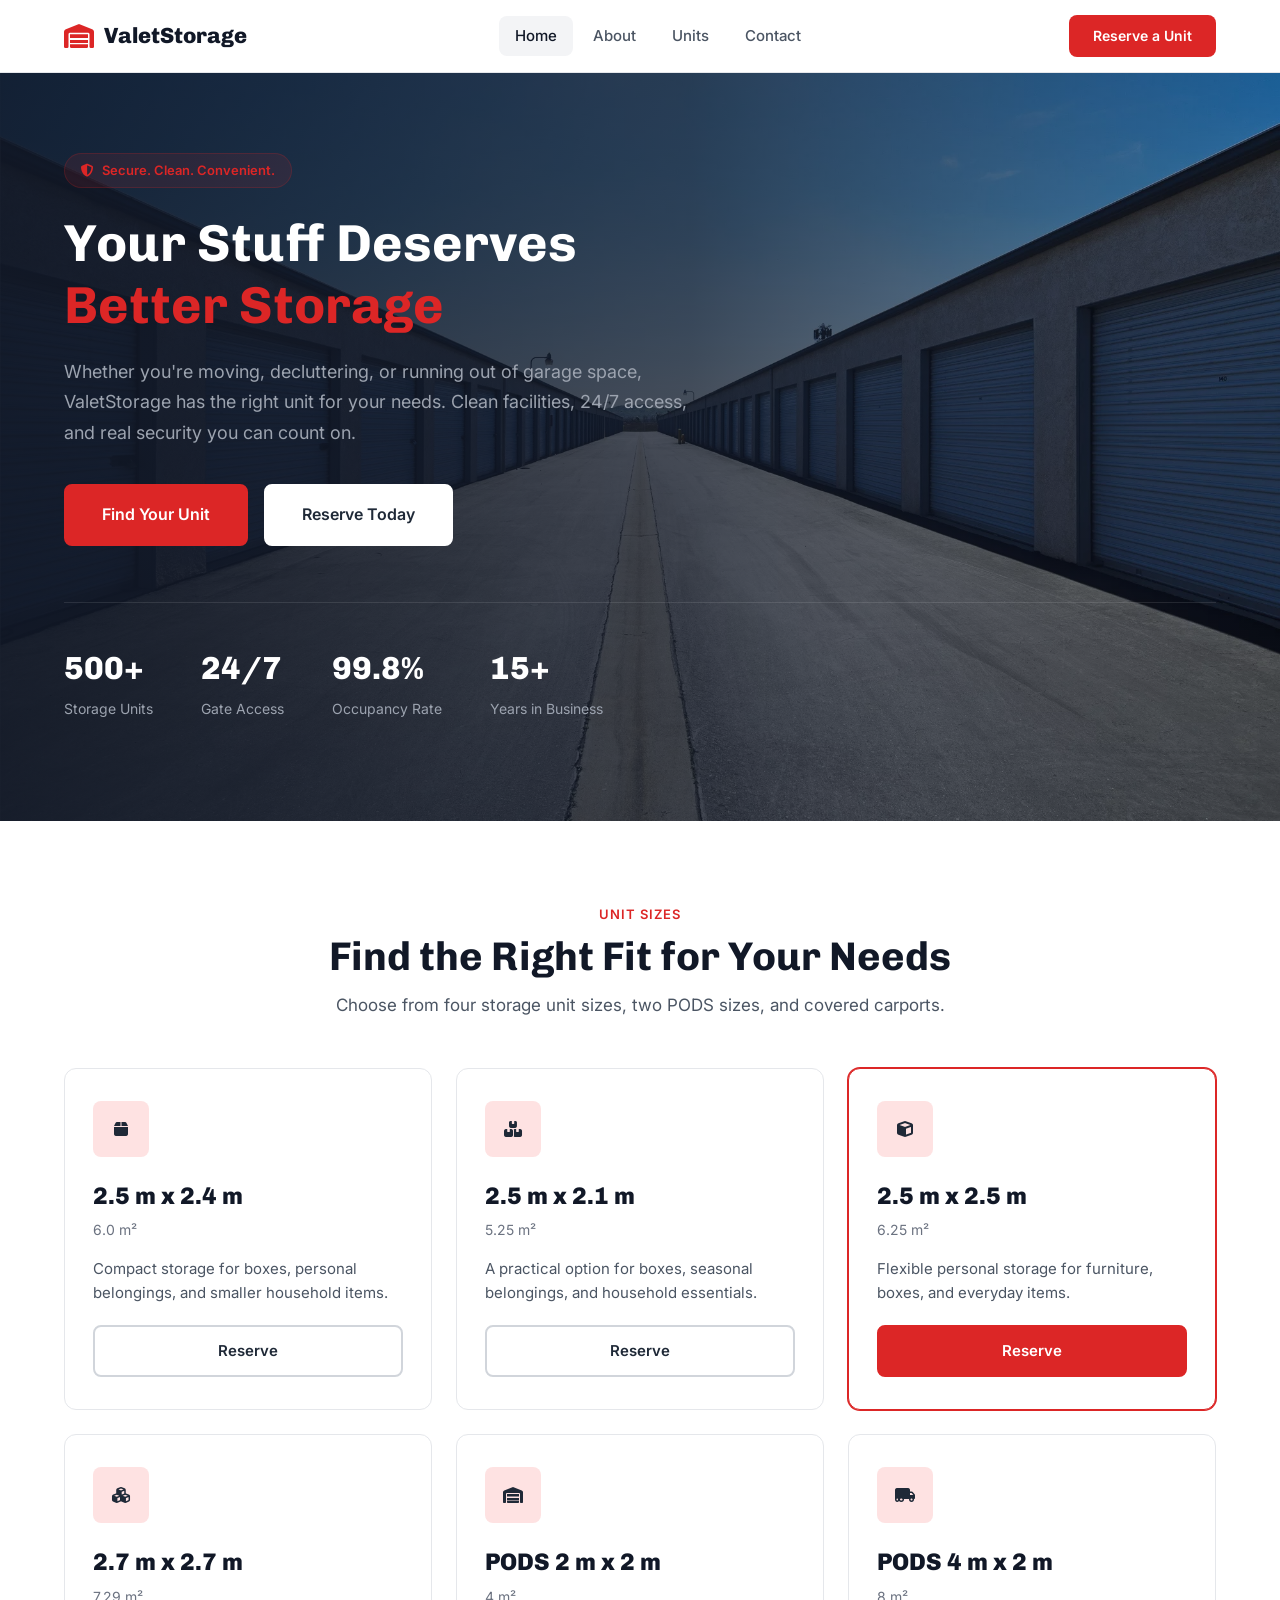
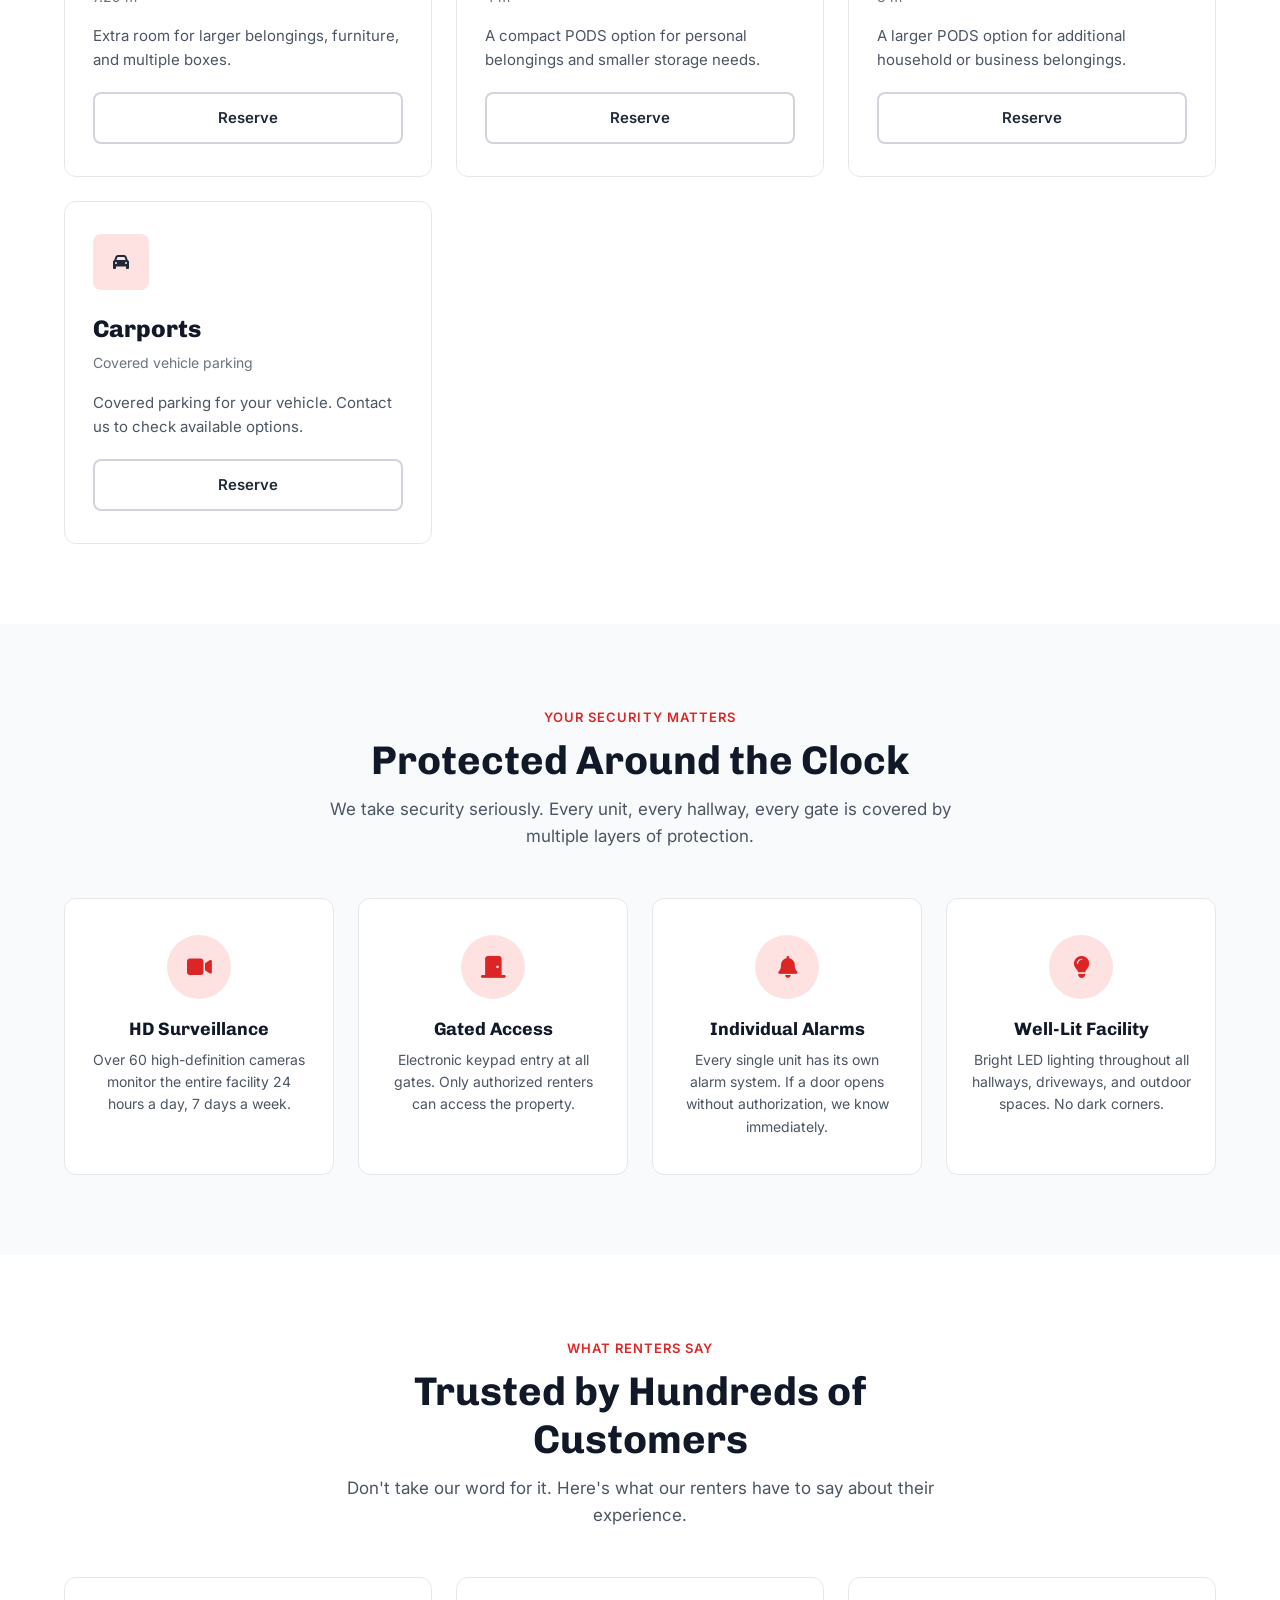
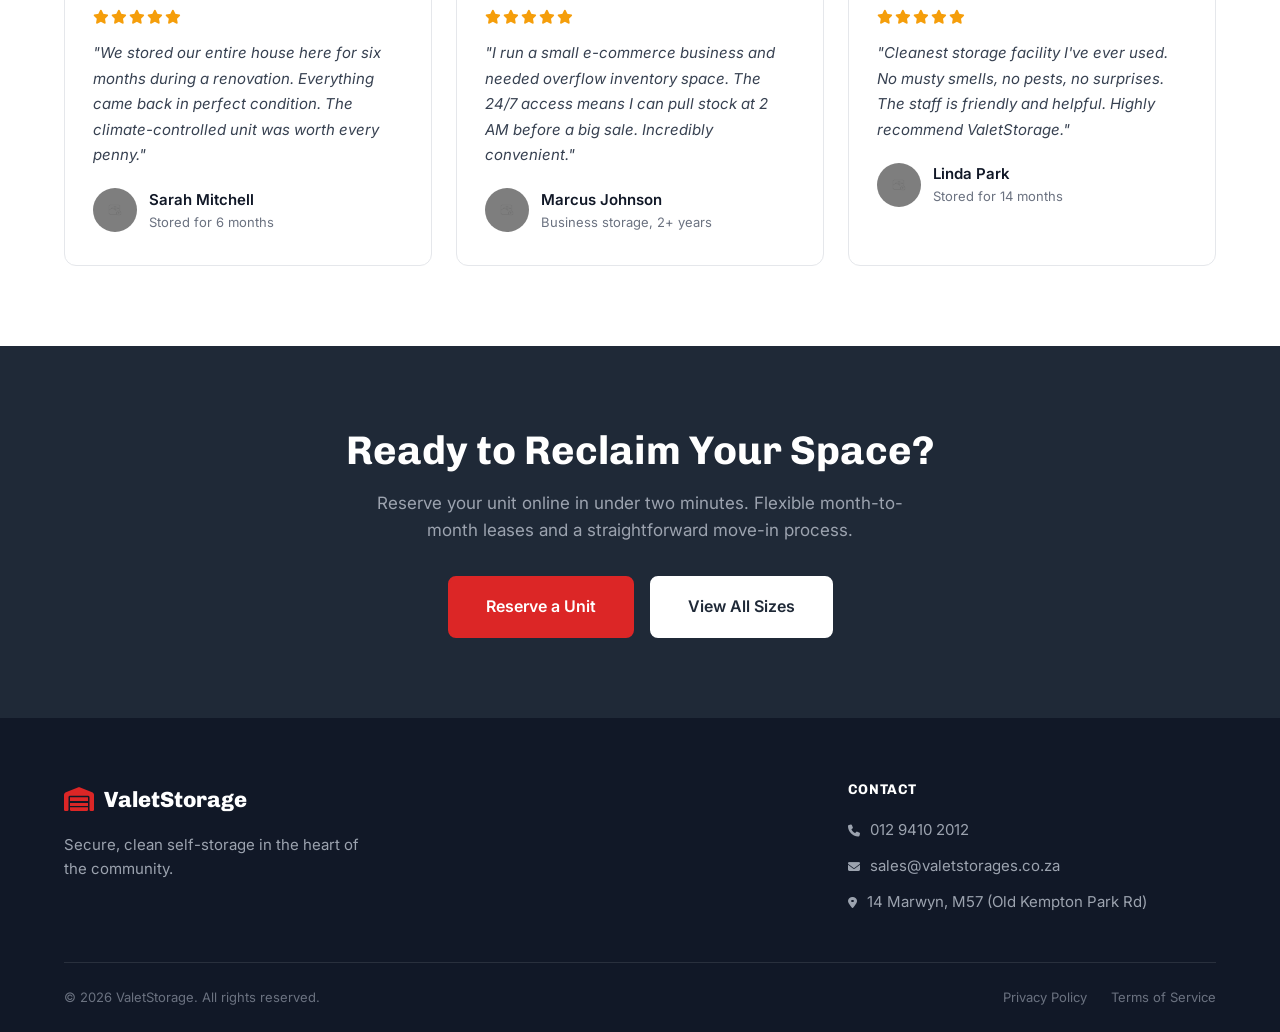
<file: index.html>
<!DOCTYPE html>
<html lang="en">
<head>
  <meta charset="UTF-8">
  <meta name="viewport" content="width=device-width, initial-scale=1.0">
  <title>ValetStorage | Secure Self-Storage Units Near You</title>
  <meta name="description" content="ValetStorage offers clean, secure storage in a range of metric unit sizes, PODS, and carports, with 24/7 access.">
  <link rel="preconnect" href="https://fonts.googleapis.com">
  <link rel="preconnect" href="https://fonts.gstatic.com" crossorigin>
  <link href="https://fonts.googleapis.com/css2?family=Chivo:wght@400;500;600;700;800;900&family=Inter:wght@300;400;500;600;700&display=swap" rel="stylesheet">
  <link rel="stylesheet" href="https://cdnjs.cloudflare.com/ajax/libs/font-awesome/6.5.0/css/all.min.css">
  <link rel="stylesheet" href="styles.css">
  </head>
<body>



  <!-- Header -->
  <header class="header">
    <div class="header-inner">
      <a href="index.html" class="logo">
        <i class="fa-solid fa-warehouse"></i>
        ValetStorage
      </a>
      <button class="nav-toggle" aria-label="Toggle menu" aria-expanded="false">
        <span></span>
        <span></span>
        <span></span>
      </button>
      <nav class="nav">
        <a href="index.html" class="nav-link active">Home</a>
        <a href="about.html" class="nav-link">About</a>
        <a href="services.html" class="nav-link">Units</a>
        <a href="contact.html" class="nav-link">Contact</a>
      </nav>
      <a href="contact.html" class="header-cta">Reserve a Unit</a>
    </div>
  </header>

  <!-- Hero -->
  <section class="hero">
    <img class="hero-image" src="images/landing.webp" alt="Rows of self-storage units at ValetStorage">
    <div class="container">
      <div class="hero-content">
        <div class="hero-badge">
          <i class="fa-solid fa-shield-halved"></i>
          Secure. Clean. Convenient.
        </div>
        <h1>Your Stuff Deserves <span>Better Storage</span></h1>
        <p class="hero-subtitle">Whether you're moving, decluttering, or running out of garage space, ValetStorage has the right unit for your needs. Clean facilities, 24/7 access, and real security you can count on.</p>
        <div class="hero-buttons">
          <a href="services.html" class="btn btn--primary btn--lg">Find Your Unit</a>
          <a href="contact.html" class="btn btn--white btn--lg">Reserve Today</a>
        </div>
      </div>
      <div class="hero-stats">
        <div>
          <div class="hero-stat-number">500+</div>
          <div class="hero-stat-label">Storage Units</div>
        </div>
        <div>
          <div class="hero-stat-number">24/7</div>
          <div class="hero-stat-label">Gate Access</div>
        </div>
        <div>
          <div class="hero-stat-number">99.8%</div>
          <div class="hero-stat-label">Occupancy Rate</div>
        </div>
        <div>
          <div class="hero-stat-number">15+</div>
          <div class="hero-stat-label">Years in Business</div>
        </div>
      </div>
    </div>
  </section>

  <!-- Unit Sizes Overview -->
  <section class="section">
    <div class="container">
      <div class="section-header">
        <span class="section-label">Unit Sizes</span>
        <h2>Find the Right Fit for Your Needs</h2>
        <p>Choose from four storage unit sizes, two PODS sizes, and covered carports.</p>
      </div>
      <div class="unit-grid">
        <!-- Standard storage units -->
        <div class="unit-card">
          <div class="unit-icon"><i class="fa-solid fa-box"></i></div>
          <div class="unit-size">2.5 m x 2.4 m</div>
          <div class="unit-dimensions">6.0 m²</div>
          <p class="unit-description">Compact storage for boxes, personal belongings, and smaller household items.</p>
          <a href="contact.html" class="btn btn--outline">Reserve</a>
        </div>
        <div class="unit-card">
          <div class="unit-icon"><i class="fa-solid fa-boxes-stacked"></i></div>
          <div class="unit-size">2.5 m x 2.1 m</div>
          <div class="unit-dimensions">5.25 m²</div>
          <p class="unit-description">A practical option for boxes, seasonal belongings, and household essentials.</p>
          <a href="contact.html" class="btn btn--outline">Reserve</a>
        </div>
        <div class="unit-card unit-card--popular">
          <div class="unit-icon"><i class="fa-solid fa-cube"></i></div>
          <div class="unit-size">2.5 m x 2.5 m</div>
          <div class="unit-dimensions">6.25 m²</div>
          <p class="unit-description">Flexible personal storage for furniture, boxes, and everyday items.</p>
          <a href="contact.html" class="btn btn--primary">Reserve</a>
        </div>
        <div class="unit-card">
          <div class="unit-icon"><i class="fa-solid fa-cubes"></i></div>
          <div class="unit-size">2.7 m x 2.7 m</div>
          <div class="unit-dimensions">7.29 m²</div>
          <p class="unit-description">Extra room for larger belongings, furniture, and multiple boxes.</p>
          <a href="contact.html" class="btn btn--outline">Reserve</a>
        </div>
        <div class="unit-card">
          <div class="unit-icon"><i class="fa-solid fa-warehouse"></i></div>
          <div class="unit-size">PODS 2 m x 2 m</div>
          <div class="unit-dimensions">4 m²</div>
          <p class="unit-description">A compact PODS option for personal belongings and smaller storage needs.</p>
          <a href="contact.html" class="btn btn--outline">Reserve</a>
        </div>
        <div class="unit-card">
          <div class="unit-icon"><i class="fa-solid fa-truck-moving"></i></div>
          <div class="unit-size">PODS 4 m x 2 m</div>
          <div class="unit-dimensions">8 m²</div>
          <p class="unit-description">A larger PODS option for additional household or business belongings.</p>
          <a href="contact.html" class="btn btn--outline">Reserve</a>
        </div>
        <div class="unit-card">
          <div class="unit-icon"><i class="fa-solid fa-car"></i></div>
          <div class="unit-size">Carports</div>
          <div class="unit-dimensions">Covered vehicle parking</div>
          <p class="unit-description">Covered parking for your vehicle. Contact us to check available options.</p>
          <a href="contact.html" class="btn btn--outline">Reserve</a>
        </div>
      </div>
    </div>
  </section>

  <!-- Security Features -->
  <section class="section section--gray">
    <div class="container">
      <div class="section-header">
        <span class="section-label">Your Security Matters</span>
        <h2>Protected Around the Clock</h2>
        <p>We take security seriously. Every unit, every hallway, every gate is covered by multiple layers of protection.</p>
      </div>
      <div class="security-grid">
        <div class="security-card">
          <div class="security-icon"><i class="fa-solid fa-video"></i></div>
          <h3>HD Surveillance</h3>
          <p>Over 60 high-definition cameras monitor the entire facility 24 hours a day, 7 days a week.</p>
        </div>
        <div class="security-card">
          <div class="security-icon"><i class="fa-solid fa-door-closed"></i></div>
          <h3>Gated Access</h3>
          <p>Electronic keypad entry at all gates. Only authorized renters can access the property.</p>
        </div>
        <div class="security-card">
          <div class="security-icon"><i class="fa-solid fa-bell"></i></div>
          <h3>Individual Alarms</h3>
          <p>Every single unit has its own alarm system. If a door opens without authorization, we know immediately.</p>
        </div>
        <div class="security-card">
          <div class="security-icon"><i class="fa-solid fa-lightbulb"></i></div>
          <h3>Well-Lit Facility</h3>
          <p>Bright LED lighting throughout all hallways, driveways, and outdoor spaces. No dark corners.</p>
        </div>
      </div>
    </div>
  </section>

  <!-- Testimonials -->
  <section class="section">
    <div class="container">
      <div class="section-header">
        <span class="section-label">What Renters Say</span>
        <h2>Trusted by Hundreds of Customers</h2>
        <p>Don't take our word for it. Here's what our renters have to say about their experience.</p>
      </div>
      <div class="testimonial-grid">
        <div class="testimonial-card">
          <div class="testimonial-stars">
            <i class="fa-solid fa-star"></i>
            <i class="fa-solid fa-star"></i>
            <i class="fa-solid fa-star"></i>
            <i class="fa-solid fa-star"></i>
            <i class="fa-solid fa-star"></i>
          </div>
          <p class="testimonial-text">"We stored our entire house here for six months during a renovation. Everything came back in perfect condition. The climate-controlled unit was worth every penny."</p>
          <div class="testimonial-author">
            <div class="testimonial-avatar" style="background-image: url('images/placeholder.jpg'); background-size: cover; background-position: center;"></div>
            <div>
              <div class="testimonial-name">Sarah Mitchell</div>
              <div class="testimonial-role">Stored for 6 months</div>
            </div>
          </div>
        </div>
        <div class="testimonial-card">
          <div class="testimonial-stars">
            <i class="fa-solid fa-star"></i>
            <i class="fa-solid fa-star"></i>
            <i class="fa-solid fa-star"></i>
            <i class="fa-solid fa-star"></i>
            <i class="fa-solid fa-star"></i>
          </div>
          <p class="testimonial-text">"I run a small e-commerce business and needed overflow inventory space. The 24/7 access means I can pull stock at 2 AM before a big sale. Incredibly convenient."</p>
          <div class="testimonial-author">
            <div class="testimonial-avatar" style="background-image: url('images/placeholder.jpg'); background-size: cover; background-position: center;"></div>
            <div>
              <div class="testimonial-name">Marcus Johnson</div>
              <div class="testimonial-role">Business storage, 2+ years</div>
            </div>
          </div>
        </div>
        <div class="testimonial-card">
          <div class="testimonial-stars">
            <i class="fa-solid fa-star"></i>
            <i class="fa-solid fa-star"></i>
            <i class="fa-solid fa-star"></i>
            <i class="fa-solid fa-star"></i>
            <i class="fa-solid fa-star"></i>
          </div>
          <p class="testimonial-text">"Cleanest storage facility I've ever used. No musty smells, no pests, no surprises. The staff is friendly and helpful. Highly recommend ValetStorage."</p>
          <div class="testimonial-author">
            <div class="testimonial-avatar" style="background-image: url('images/placeholder.jpg'); background-size: cover; background-position: center;"></div>
            <div>
              <div class="testimonial-name">Linda Park</div>
              <div class="testimonial-role">Stored for 14 months</div>
            </div>
          </div>
        </div>
      </div>
    </div>
  </section>

  <!-- CTA -->
  <section class="cta-section">
    <div class="container">
      <h2>Ready to Reclaim Your Space?</h2>
      <p>Reserve your unit online in under two minutes. Flexible month-to-month leases and a straightforward move-in process.</p>
      <div class="cta-buttons">
        <a href="contact.html" class="btn btn--primary btn--lg">Reserve a Unit</a>
        <a href="services.html" class="btn btn--white btn--lg">View All Sizes</a>
      </div>
    </div>
  </section>

  <!-- Footer -->
  <footer class="footer">
    <div class="container">
      <div class="footer-grid">
        <div class="footer-brand">
          <a href="index.html" class="logo">
            <i class="fa-solid fa-warehouse"></i>
            ValetStorage
          </a>
          <p>Secure, clean self-storage in the heart of the community.</p>
        </div>
        <div>
          <h4 class="footer-heading">Contact</h4>
          <div class="footer-links">
            <a href="tel:+271294102012"><i class="fa-solid fa-phone" style="margin-right:6px;font-size:0.75rem;"></i> 012 9410 2012</a>
            <a href="mailto:sales@valetstorages.co.za"><i class="fa-solid fa-envelope" style="margin-right:6px;font-size:0.75rem;"></i> sales@valetstorages.co.za</a>
            <a href="contact.html"><i class="fa-solid fa-location-dot" style="margin-right:6px;font-size:0.75rem;"></i> 14 Marwyn, M57 (Old Kempton Park Rd)</a>
          </div>
        </div>
      </div>
      <div class="footer-bottom">
        <p>&copy; 2026 ValetStorage. All rights reserved.</p>
        <div class="footer-legal">
          <a href="#">Privacy Policy</a>
          <a href="#">Terms of Service</a>
        </div>
      </div>
    </div>
  </footer>

<script>
  const navToggle = document.querySelector('.nav-toggle');
  const nav = document.querySelector('.nav');
  if (navToggle && nav) {
    navToggle.addEventListener('click', () => {
      const isOpen = nav.classList.toggle('nav-open');
      navToggle.classList.toggle('active');
      navToggle.setAttribute('aria-expanded', isOpen);
    });
  }
</script>
</body>
</html>
</file>
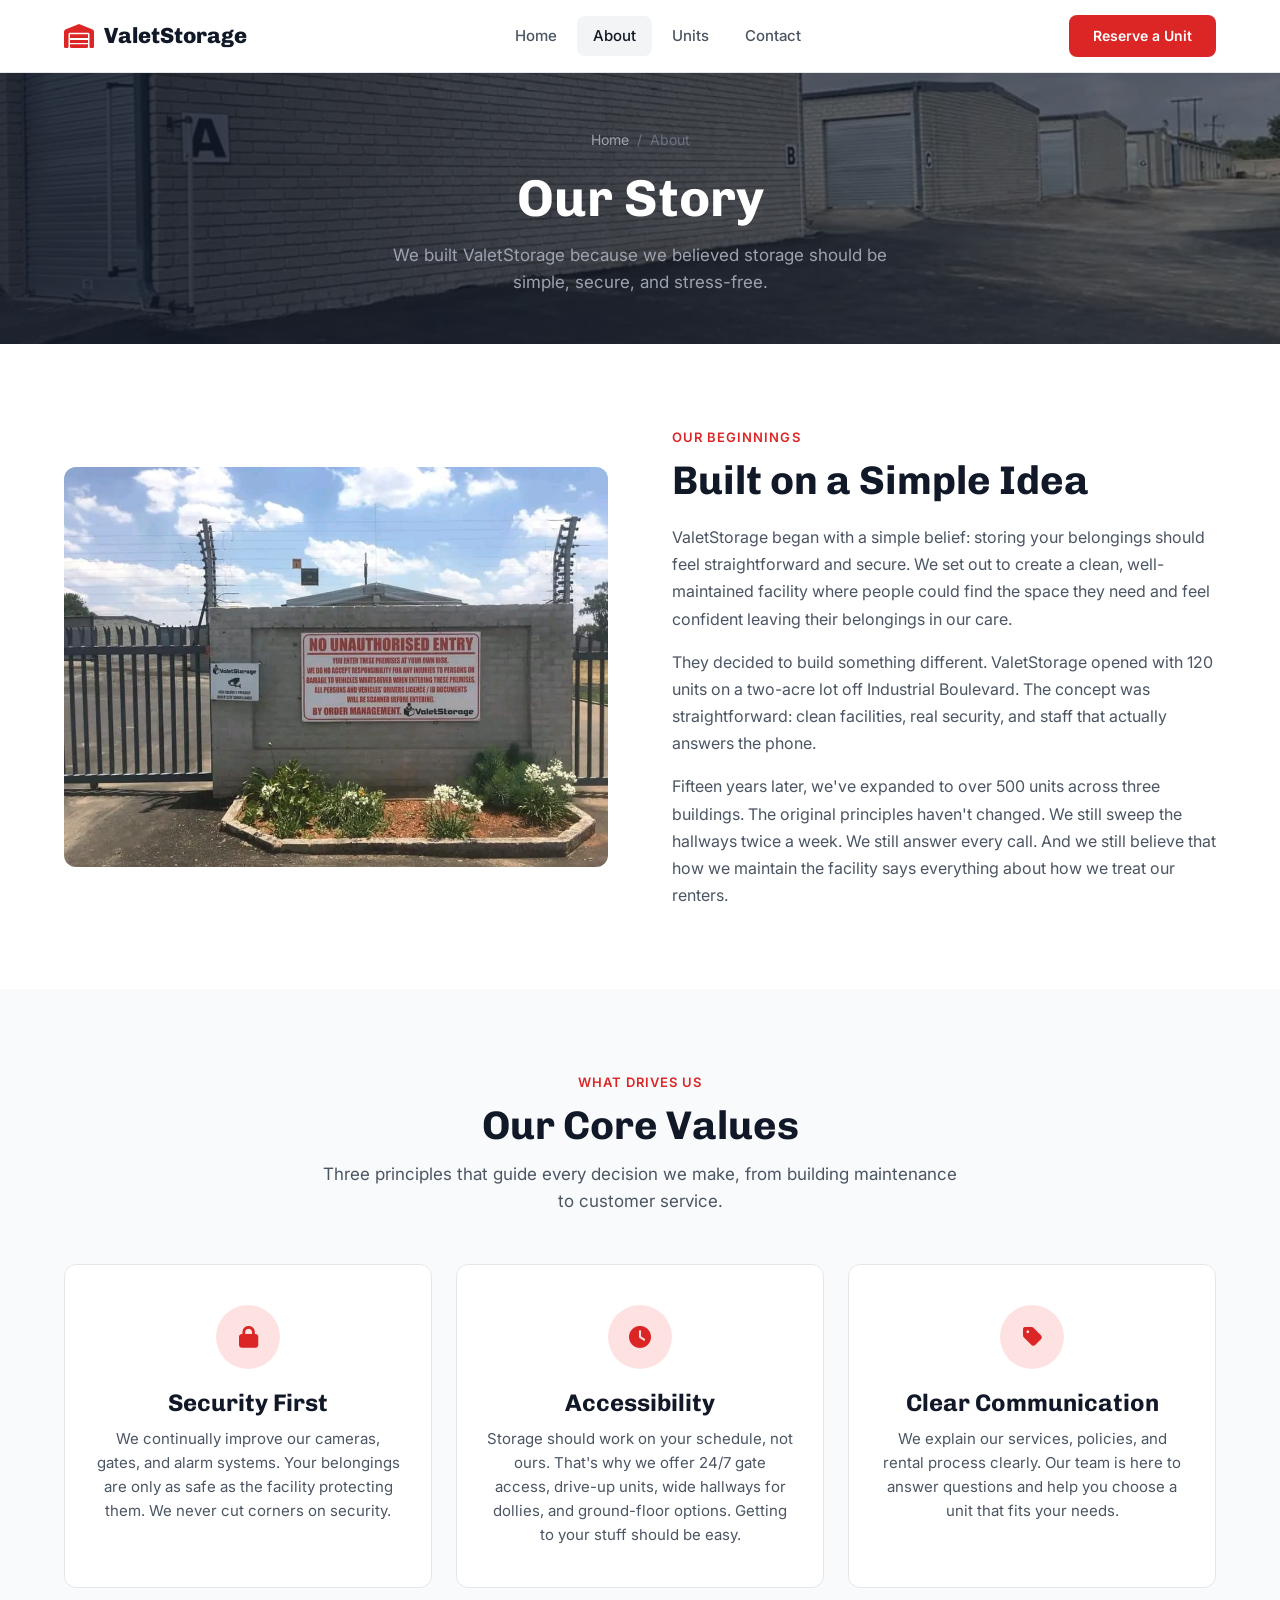
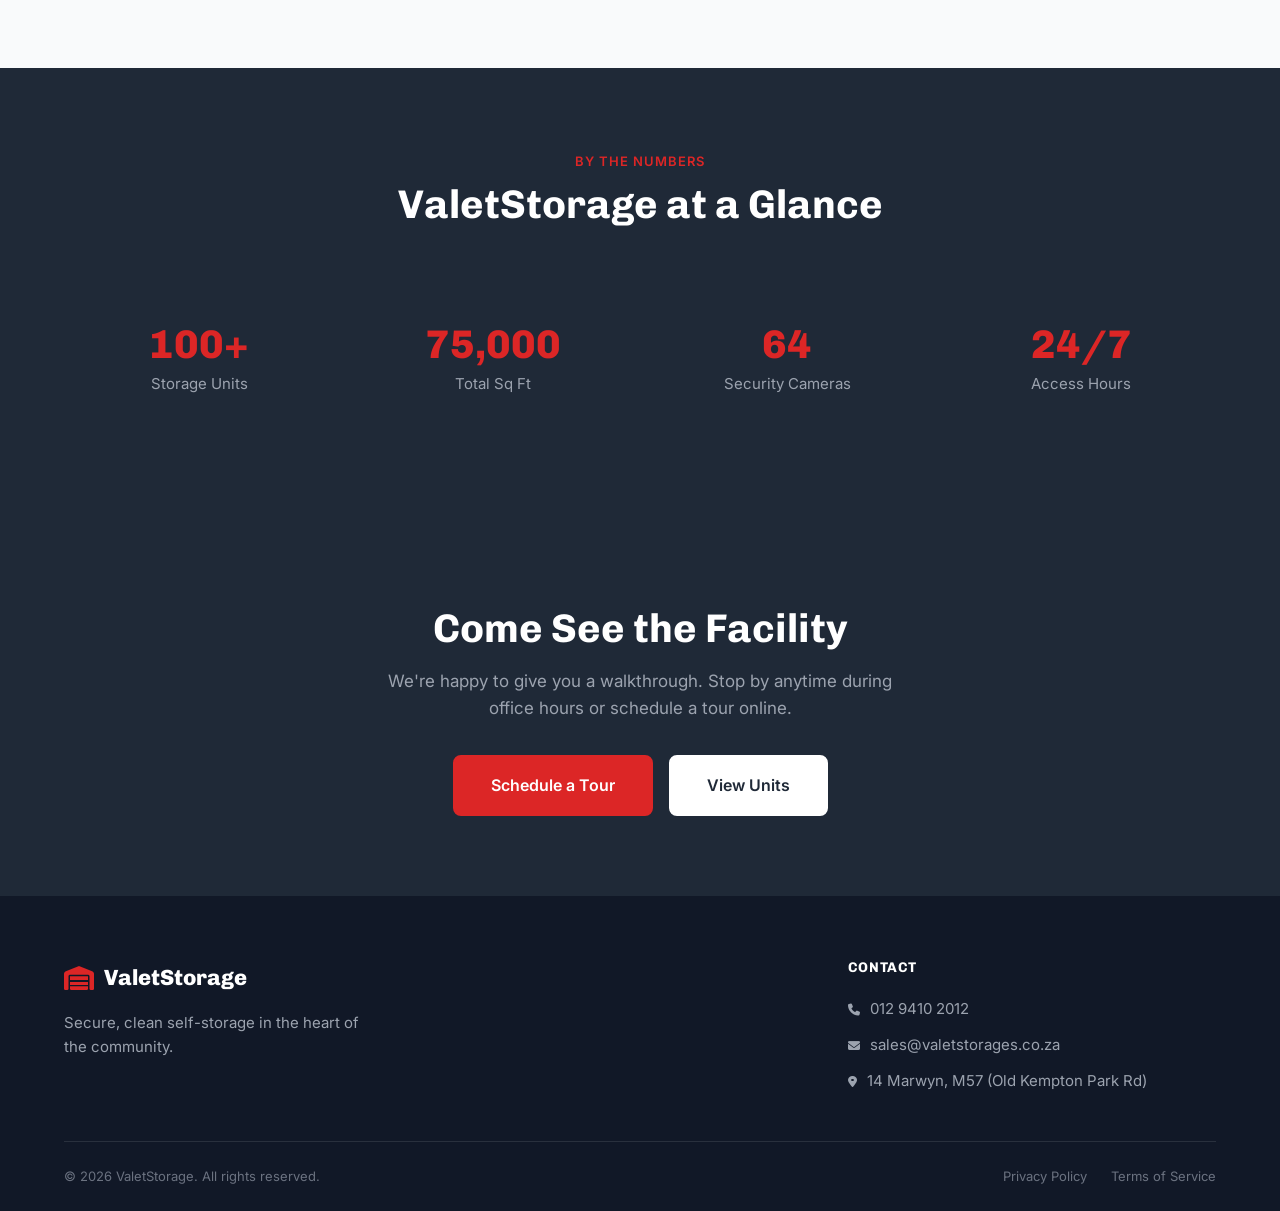
<file: about.html>
<!DOCTYPE html>
<html lang="en">
<head>
  <meta charset="UTF-8">
  <meta name="viewport" content="width=device-width, initial-scale=1.0">
  <title>About Us - ValetStorage</title>
  <meta name="description" content="Learn about ValetStorage. Family-owned since 2009, we provide secure, clean self-storage with a focus on customer service and facility quality.">
  <link rel="preconnect" href="https://fonts.googleapis.com">
  <link rel="preconnect" href="https://fonts.gstatic.com" crossorigin>
  <link href="https://fonts.googleapis.com/css2?family=Chivo:wght@400;500;600;700;800;900&family=Inter:wght@300;400;500;600;700&display=swap" rel="stylesheet">
  <link rel="stylesheet" href="https://cdnjs.cloudflare.com/ajax/libs/font-awesome/6.5.0/css/all.min.css">
  <link rel="stylesheet" href="styles.css">
  </head>
<body>



  <!-- Header -->
  <header class="header">
    <div class="header-inner">
      <a href="index.html" class="logo">
        <i class="fa-solid fa-warehouse"></i>
        ValetStorage
      </a>
      <button class="nav-toggle" aria-label="Toggle menu" aria-expanded="false">
        <span></span>
        <span></span>
        <span></span>
      </button>
      <nav class="nav">
        <a href="index.html" class="nav-link">Home</a>
        <a href="about.html" class="nav-link active">About</a>
        <a href="services.html" class="nav-link">Units</a>
        <a href="contact.html" class="nav-link">Contact</a>
      </nav>
      <a href="contact.html" class="header-cta">Reserve a Unit</a>
    </div>
  </header>

  <!-- Page Hero -->
  <section class="page-hero">
    <img class="page-hero-image" src="images/1 (15).jpeg" alt="Rows of storage units at ValetStorage">
    <div class="container">
      <div class="breadcrumb">
        <a href="index.html">Home</a>
        <span>/</span>
        <span>About</span>
      </div>
      <h1>Our Story</h1>
      <p>We built ValetStorage because we believed storage should be simple, secure, and stress-free.</p>
    </div>
  </section>

  <!-- Facility Story -->
  <section class="section">
    <div class="container">
      <div class="story-grid">
        <img class="story-image" src="images/1 (7).jpeg" alt="A clean aisle between rows of ValetStorage units">
        <div class="story-content">
          <span class="section-label">Our Beginnings</span>
          <h2>Built on a Simple Idea</h2>
          <p>ValetStorage began with a simple belief: storing your belongings should feel straightforward and secure. We set out to create a clean, well-maintained facility where people could find the space they need and feel confident leaving their belongings in our care.</p>
          <p>They decided to build something different. ValetStorage opened with 120 units on a two-acre lot off Industrial Boulevard. The concept was straightforward: clean facilities, real security, and staff that actually answers the phone.</p>
          <p>Fifteen years later, we've expanded to over 500 units across three buildings. The original principles haven't changed. We still sweep the hallways twice a week. We still answer every call. And we still believe that how we maintain the facility says everything about how we treat our renters.</p>
        </div>
      </div>
    </div>
  </section>

  <!-- Values -->
  <section class="section section--gray">
    <div class="container">
      <div class="section-header">
        <span class="section-label">What Drives Us</span>
        <h2>Our Core Values</h2>
        <p>Three principles that guide every decision we make, from building maintenance to customer service.</p>
      </div>
      <div class="values-grid">
        <div class="value-card">
          <div class="value-icon"><i class="fa-solid fa-lock"></i></div>
          <h3>Security First</h3>
          <p>We continually improve our cameras, gates, and alarm systems. Your belongings are only as safe as the facility protecting them. We never cut corners on security.</p>
        </div>
        <div class="value-card">
          <div class="value-icon"><i class="fa-solid fa-clock"></i></div>
          <h3>Accessibility</h3>
          <p>Storage should work on your schedule, not ours. That's why we offer 24/7 gate access, drive-up units, wide hallways for dollies, and ground-floor options. Getting to your stuff should be easy.</p>
        </div>
        <div class="value-card">
          <div class="value-icon"><i class="fa-solid fa-tag"></i></div>
          <h3>Clear Communication</h3>
          <p>We explain our services, policies, and rental process clearly. Our team is here to answer questions and help you choose a unit that fits your needs.</p>
        </div>
      </div>
    </div>
  </section>

  <!-- Team -->
  <!-- <section class="section">
    <div class="container">
      <div class="section-header">
        <span class="section-label">Meet the Team</span>
        <h2>The People Behind ValetStorage</h2>
        <p>A small team that takes pride in keeping this place running right.</p>
      </div>
      <div class="team-grid">
        <div class="team-card">
          <div class="team-photo" style="background-image: url('images/placeholder.jpg'); background-size: cover; background-position: center top;"></div>
          <h3>David Reeves</h3>
          <p class="team-role">Owner &amp; General Manager</p>
          <p>Founded ValetStorage in 2009. Handles facility expansion, security upgrades, and the occasional late-night alarm call. Believes a clean facility is a well-run facility.</p>
        </div>
        <div class="team-card">
          <div class="team-photo" style="background-image: url('images/placeholder.jpg'); background-size: cover; background-position: center top;"></div>
          <h3>Karen Reeves</h3>
          <p class="team-role">Co-Owner &amp; Operations</p>
          <p>Manages day-to-day operations and customer relationships. Known for remembering every renter by name and making sure the office always has fresh coffee.</p>
        </div>
        <div class="team-card">
          <div class="team-photo" style="background-image: url('images/placeholder.jpg'); background-size: cover; background-position: center top;"></div>
          <h3>Jake Caldwell</h3>
          <p class="team-role">Facility Manager</p>
          <p>Oversees maintenance, pest control, and security systems. On-site six days a week. If something needs fixing, Jake usually spots it before anyone else does.</p>
        </div>
      </div>
    </div>
  </section>

  <!-- Stats -->
  <section class="section section--dark">
    <div class="container">
      <div class="section-header">
        <span class="section-label" style="color: var(--primary);">By the Numbers</span>
        <h2 style="color: var(--white);">ValetStorage at a Glance</h2>
      </div>
      <div class="stats-bar">
        <div class="stat-item">
          <div class="stat-number">100+</div>
          <div class="stat-label">Storage Units</div>
        </div>
        <div class="stat-item">
          <div class="stat-number">75,000</div>
          <div class="stat-label">Total Sq Ft</div>
        </div>
        <div class="stat-item">
          <div class="stat-number">64</div>
          <div class="stat-label">Security Cameras</div>
        </div>
        <div class="stat-item">
          <div class="stat-number">24/7</div>
          <div class="stat-label">Access Hours</div>
        </div>
      </div>
    </div>
  </section>

  <!-- CTA -->
  <section class="cta-section">
    <div class="container">
      <h2>Come See the Facility</h2>
      <p>We're happy to give you a walkthrough. Stop by anytime during office hours or schedule a tour online.</p>
      <div class="cta-buttons">
        <a href="contact.html" class="btn btn--primary btn--lg">Schedule a Tour</a>
        <a href="services.html" class="btn btn--white btn--lg">View Units</a>
      </div>
    </div>
  </section>

  <!-- Footer -->
  <footer class="footer">
    <div class="container">
      <div class="footer-grid">
        <div class="footer-brand">
          <a href="index.html" class="logo">
            <i class="fa-solid fa-warehouse"></i>
            ValetStorage
          </a>
          <p>Secure, clean self-storage in the heart of the community.</p>
        </div>
        <div>
          <h4 class="footer-heading">Contact</h4>
          <div class="footer-links">
            <a href="tel:+271294102012"><i class="fa-solid fa-phone" style="margin-right:6px;font-size:0.75rem;"></i> 012 9410 2012</a>
            <a href="mailto:sales@valetstorages.co.za"><i class="fa-solid fa-envelope" style="margin-right:6px;font-size:0.75rem;"></i> sales@valetstorages.co.za</a>
            <a href="contact.html"><i class="fa-solid fa-location-dot" style="margin-right:6px;font-size:0.75rem;"></i> 14 Marwyn, M57 (Old Kempton Park Rd)</a>
          </div>
        </div>
      </div>
      <div class="footer-bottom">
        <p>&copy; 2026 ValetStorage. All rights reserved.</p>
        <div class="footer-legal">
          <a href="#">Privacy Policy</a>
          <a href="#">Terms of Service</a>
        </div>
      </div>
    </div>
  </footer>

<script>
  const navToggle = document.querySelector('.nav-toggle');
  const nav = document.querySelector('.nav');
  if (navToggle && nav) {
    navToggle.addEventListener('click', () => {
      const isOpen = nav.classList.toggle('nav-open');
      navToggle.classList.toggle('active');
      navToggle.setAttribute('aria-expanded', isOpen);
    });
  }
</script>
</body>
</html>
</file>
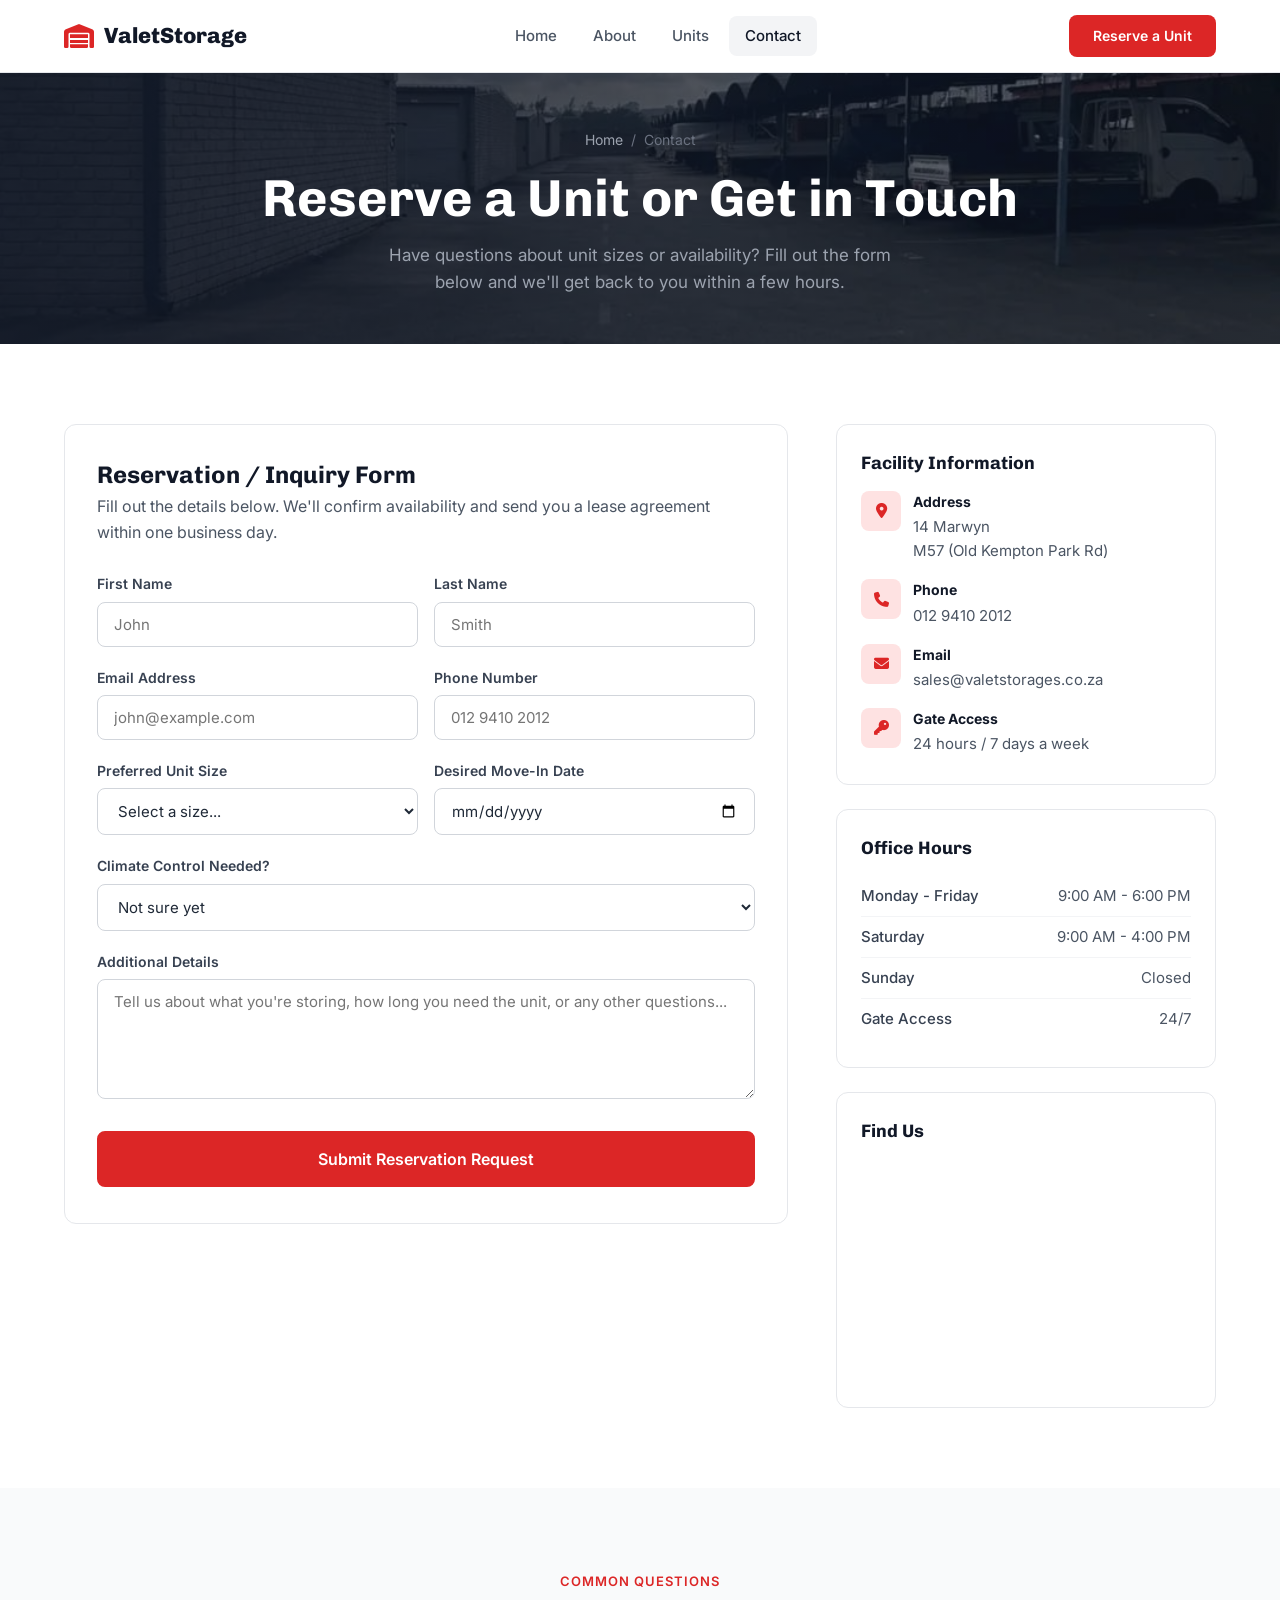
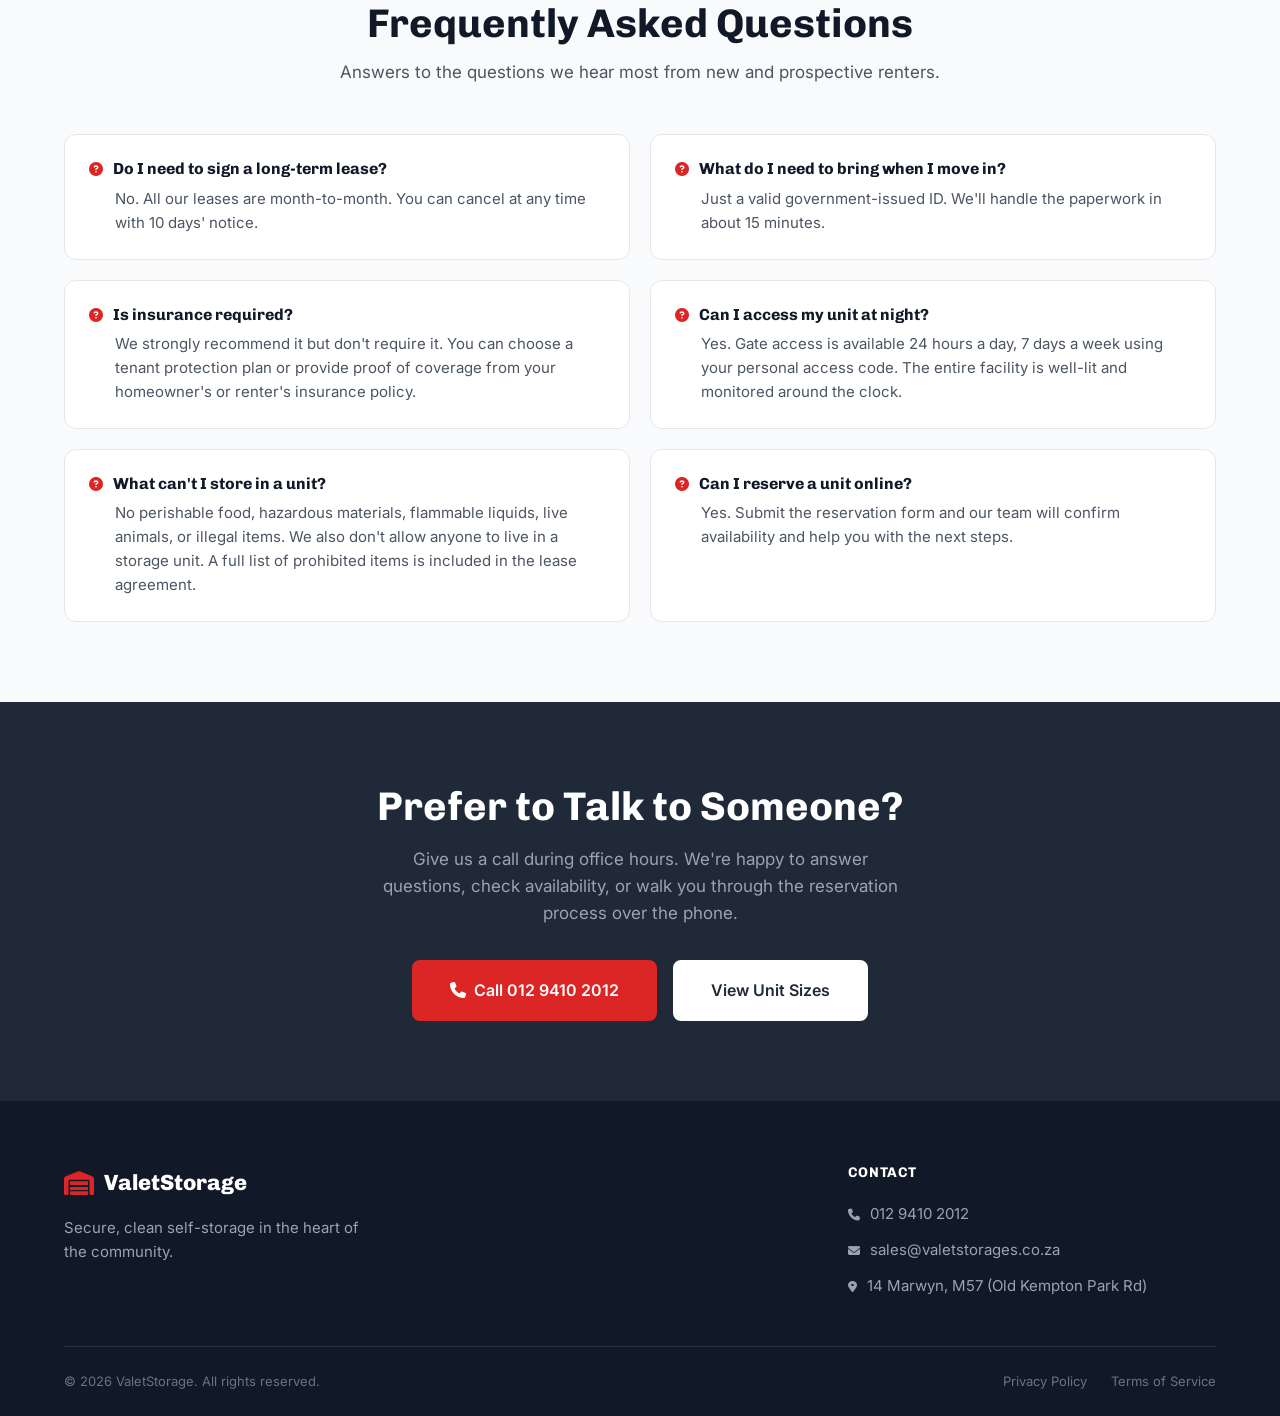
<file: contact.html>
<!DOCTYPE html>
<html lang="en">
<head>
  <meta charset="UTF-8">
  <meta name="viewport" content="width=device-width, initial-scale=1.0">
  <title>Contact &amp; Reserve - ValetStorage</title>
  <meta name="description" content="Reserve a storage unit at ValetStorage or get in touch with questions. Visit us at 14 Marwyn, M57 (Old Kempton Park Rd) or call 012 9410 2012. Office open Mon-Sat, gate access 24/7.">
  <link rel="preconnect" href="https://fonts.googleapis.com">
  <link rel="preconnect" href="https://fonts.gstatic.com" crossorigin>
  <link href="https://fonts.googleapis.com/css2?family=Chivo:wght@400;500;600;700;800;900&family=Inter:wght@300;400;500;600;700&display=swap" rel="stylesheet">
  <link rel="stylesheet" href="https://cdnjs.cloudflare.com/ajax/libs/font-awesome/6.5.0/css/all.min.css">
  <link rel="stylesheet" href="styles.css">
  </head>
<body>



  <!-- Header -->
  <header class="header">
    <div class="header-inner">
      <a href="index.html" class="logo">
        <i class="fa-solid fa-warehouse"></i>
        ValetStorage
      </a>
      <button class="nav-toggle" aria-label="Toggle menu" aria-expanded="false">
        <span></span>
        <span></span>
        <span></span>
      </button>
      <nav class="nav">
        <a href="index.html" class="nav-link">Home</a>
        <a href="about.html" class="nav-link">About</a>
        <a href="services.html" class="nav-link">Units</a>
        <a href="contact.html" class="nav-link active">Contact</a>
      </nav>
      <a href="contact.html" class="header-cta">Reserve a Unit</a>
    </div>
  </header>

  <!-- Page Hero -->
  <section class="page-hero">
    <img class="page-hero-image" src="images/1 (18).jpeg" alt="Rows of storage units at ValetStorage">
    <div class="container">
      <div class="breadcrumb">
        <a href="index.html">Home</a>
        <span>/</span>
        <span>Contact</span>
      </div>
      <h1>Reserve a Unit or Get in Touch</h1>
      <p>Have questions about unit sizes or availability? Fill out the form below and we'll get back to you within a few hours.</p>
    </div>
  </section>

  <!-- Contact Form + Sidebar -->
  <section class="section">
    <div class="container">
      <div class="contact-grid">
        <!-- Form -->
        <div class="form-card">
          <h2>Reservation / Inquiry Form</h2>
          <p>Fill out the details below. We'll confirm availability and send you a lease agreement within one business day.</p>
          <form>
            <div class="form-row">
              <div class="form-group">
                <label for="first-name">First Name</label>
                <input type="text" id="first-name" name="first-name" placeholder="John" required>
              </div>
              <div class="form-group">
                <label for="last-name">Last Name</label>
                <input type="text" id="last-name" name="last-name" placeholder="Smith" required>
              </div>
            </div>
            <div class="form-row">
              <div class="form-group">
                <label for="email">Email Address</label>
                <input type="email" id="email" name="email" placeholder="john@example.com" required>
              </div>
              <div class="form-group">
                <label for="phone">Phone Number</label>
                <input type="tel" id="phone" name="phone" placeholder="012 9410 2012">
              </div>
            </div>
            <div class="form-row">
              <div class="form-group">
                <label for="unit-size">Preferred Unit Size</label>
                <select id="unit-size" name="unit-size">
                  <option value="">Select a size...</option>
                  <option value="unit-2.5x2.4">2.5 m x 2.4 m</option>
                  <option value="unit-2.5x2.1">2.5 m x 2.1 m</option>
                  <option value="unit-2.5x2.5">2.5 m x 2.5 m</option>
                  <option value="unit-2.7x2.7">2.7 m x 2.7 m</option>
                  <option value="pods-2x2">PODS 2 m x 2 m</option>
                  <option value="pods-4x2">PODS 4 m x 2 m</option>
                  <option value="carports">Carports</option>
                </select>
              </div>
              <div class="form-group">
                <label for="move-in">Desired Move-In Date</label>
                <input type="date" id="move-in" name="move-in">
              </div>
            </div>
            <div class="form-group">
              <label for="climate">Climate Control Needed?</label>
              <select id="climate" name="climate">
                <option value="">Not sure yet</option>
                <option value="yes">Yes, I need climate control</option>
                <option value="no">No, standard unit is fine</option>
              </select>
            </div>
            <div class="form-group">
              <label for="message">Additional Details</label>
              <textarea id="message" name="message" placeholder="Tell us about what you're storing, how long you need the unit, or any other questions..."></textarea>
            </div>
            <button type="submit" class="btn btn--primary btn--lg">Submit Reservation Request</button>
          </form>
        </div>

        <!-- Sidebar -->
        <div class="contact-sidebar">
          <!-- Contact Info -->
          <div class="sidebar-card">
            <h3>Facility Information</h3>
            <div class="contact-info-list">
              <div class="contact-info-item">
                <div class="contact-info-icon"><i class="fa-solid fa-location-dot"></i></div>
                <div class="contact-info-text">
                  <strong>Address</strong>
                  <span>14 Marwyn<br>M57 (Old Kempton Park Rd)</span>
                </div>
              </div>
              <div class="contact-info-item">
                <div class="contact-info-icon"><i class="fa-solid fa-phone"></i></div>
                <div class="contact-info-text">
                  <strong>Phone</strong>
                  <span>012 9410 2012</span>
                </div>
              </div>
              <div class="contact-info-item">
                <div class="contact-info-icon"><i class="fa-solid fa-envelope"></i></div>
                <div class="contact-info-text">
                  <strong>Email</strong>
                  <span>sales@valetstorages.co.za</span>
                </div>
              </div>
              <div class="contact-info-item">
                <div class="contact-info-icon"><i class="fa-solid fa-key"></i></div>
                <div class="contact-info-text">
                  <strong>Gate Access</strong>
                  <span>24 hours / 7 days a week</span>
                </div>
              </div>
            </div>
          </div>

          <!-- Hours -->
          <div class="sidebar-card">
            <h3>Office Hours</h3>
            <div class="hours-table">
              <div class="hours-row">
                <span class="hours-day">Monday - Friday</span>
                <span class="hours-time">9:00 AM - 6:00 PM</span>
              </div>
              <div class="hours-row">
                <span class="hours-day">Saturday</span>
                <span class="hours-time">9:00 AM - 4:00 PM</span>
              </div>
              <div class="hours-row">
                <span class="hours-day">Sunday</span>
                <span class="hours-time">Closed</span>
              </div>
              <div class="hours-row">
                <span class="hours-day">Gate Access</span>
                <span class="hours-time">24/7</span>
              </div>
            </div>
          </div>

          <!-- Map -->
          <div class="sidebar-card">
            <h3>Find Us</h3>
            <div style="width:100%;height:220px;border-radius:var(--radius-md);overflow:hidden;">
              <iframe
                src="https://www.google.com/maps?q=-25.949916,28.243296&hl=en&z=15&output=embed"
                width="100%"
                height="220"
                style="border:0;"
                allowfullscreen=""
                loading="lazy"
                referrerpolicy="no-referrer-when-downgrade">
              </iframe>
            </div>
          </div>
        </div>
      </div>
    </div>
  </section>

  <!-- FAQ -->
  <section class="section section--gray">
    <div class="container">
      <div class="section-header">
        <span class="section-label">Common Questions</span>
        <h2>Frequently Asked Questions</h2>
        <p>Answers to the questions we hear most from new and prospective renters.</p>
      </div>
      <div class="faq-grid">
        <div class="faq-item">
          <h3><i class="fa-solid fa-circle-question"></i> Do I need to sign a long-term lease?</h3>
          <p>No. All our leases are month-to-month. You can cancel at any time with 10 days' notice.</p>
        </div>
        <div class="faq-item">
          <h3><i class="fa-solid fa-circle-question"></i> What do I need to bring when I move in?</h3>
          <p>Just a valid government-issued ID. We'll handle the paperwork in about 15 minutes.</p>
        </div>
        <div class="faq-item">
          <h3><i class="fa-solid fa-circle-question"></i> Is insurance required?</h3>
          <p>We strongly recommend it but don't require it. You can choose a tenant protection plan or provide proof of coverage from your homeowner's or renter's insurance policy.</p>
        </div>
        <div class="faq-item">
          <h3><i class="fa-solid fa-circle-question"></i> Can I access my unit at night?</h3>
          <p>Yes. Gate access is available 24 hours a day, 7 days a week using your personal access code. The entire facility is well-lit and monitored around the clock.</p>
        </div>
        <div class="faq-item">
          <h3><i class="fa-solid fa-circle-question"></i> What can't I store in a unit?</h3>
          <p>No perishable food, hazardous materials, flammable liquids, live animals, or illegal items. We also don't allow anyone to live in a storage unit. A full list of prohibited items is included in the lease agreement.</p>
        </div>
        <div class="faq-item">
          <h3><i class="fa-solid fa-circle-question"></i> Can I reserve a unit online?</h3>
          <p>Yes. Submit the reservation form and our team will confirm availability and help you with the next steps.</p>
        </div>
      </div>
    </div>
  </section>

  <!-- CTA -->
  <section class="cta-section">
    <div class="container">
      <h2>Prefer to Talk to Someone?</h2>
      <p>Give us a call during office hours. We're happy to answer questions, check availability, or walk you through the reservation process over the phone.</p>
      <div class="cta-buttons">
        <a href="tel:+271294102012" class="btn btn--primary btn--lg"><i class="fa-solid fa-phone"></i> Call 012 9410 2012</a>
        <a href="services.html" class="btn btn--white btn--lg">View Unit Sizes</a>
      </div>
    </div>
  </section>

  <!-- Footer -->
  <footer class="footer">
    <div class="container">
      <div class="footer-grid">
        <div class="footer-brand">
          <a href="index.html" class="logo">
            <i class="fa-solid fa-warehouse"></i>
            ValetStorage
          </a>
          <p>Secure, clean self-storage in the heart of the community.</p>
        </div>
        <div>
          <h4 class="footer-heading">Contact</h4>
          <div class="footer-links">
            <a href="tel:+271294102012"><i class="fa-solid fa-phone" style="margin-right:6px;font-size:0.75rem;"></i> 012 9410 2012</a>
            <a href="mailto:sales@valetstorages.co.za"><i class="fa-solid fa-envelope" style="margin-right:6px;font-size:0.75rem;"></i> sales@valetstorages.co.za</a>
            <a href="contact.html"><i class="fa-solid fa-location-dot" style="margin-right:6px;font-size:0.75rem;"></i> 14 Marwyn, M57 (Old Kempton Park Rd)</a>
          </div>
        </div>
      </div>
      <div class="footer-bottom">
        <p>&copy; 2026 ValetStorage. All rights reserved.</p>
        <div class="footer-legal">
          <a href="#">Privacy Policy</a>
          <a href="#">Terms of Service</a>
        </div>
      </div>
    </div>
  </footer>

<script>
  const navToggle = document.querySelector('.nav-toggle');
  const nav = document.querySelector('.nav');
  if (navToggle && nav) {
    navToggle.addEventListener('click', () => {
      const isOpen = nav.classList.toggle('nav-open');
      navToggle.classList.toggle('active');
      navToggle.setAttribute('aria-expanded', isOpen);
    });
  }
</script>
</body>
</html>
</file>
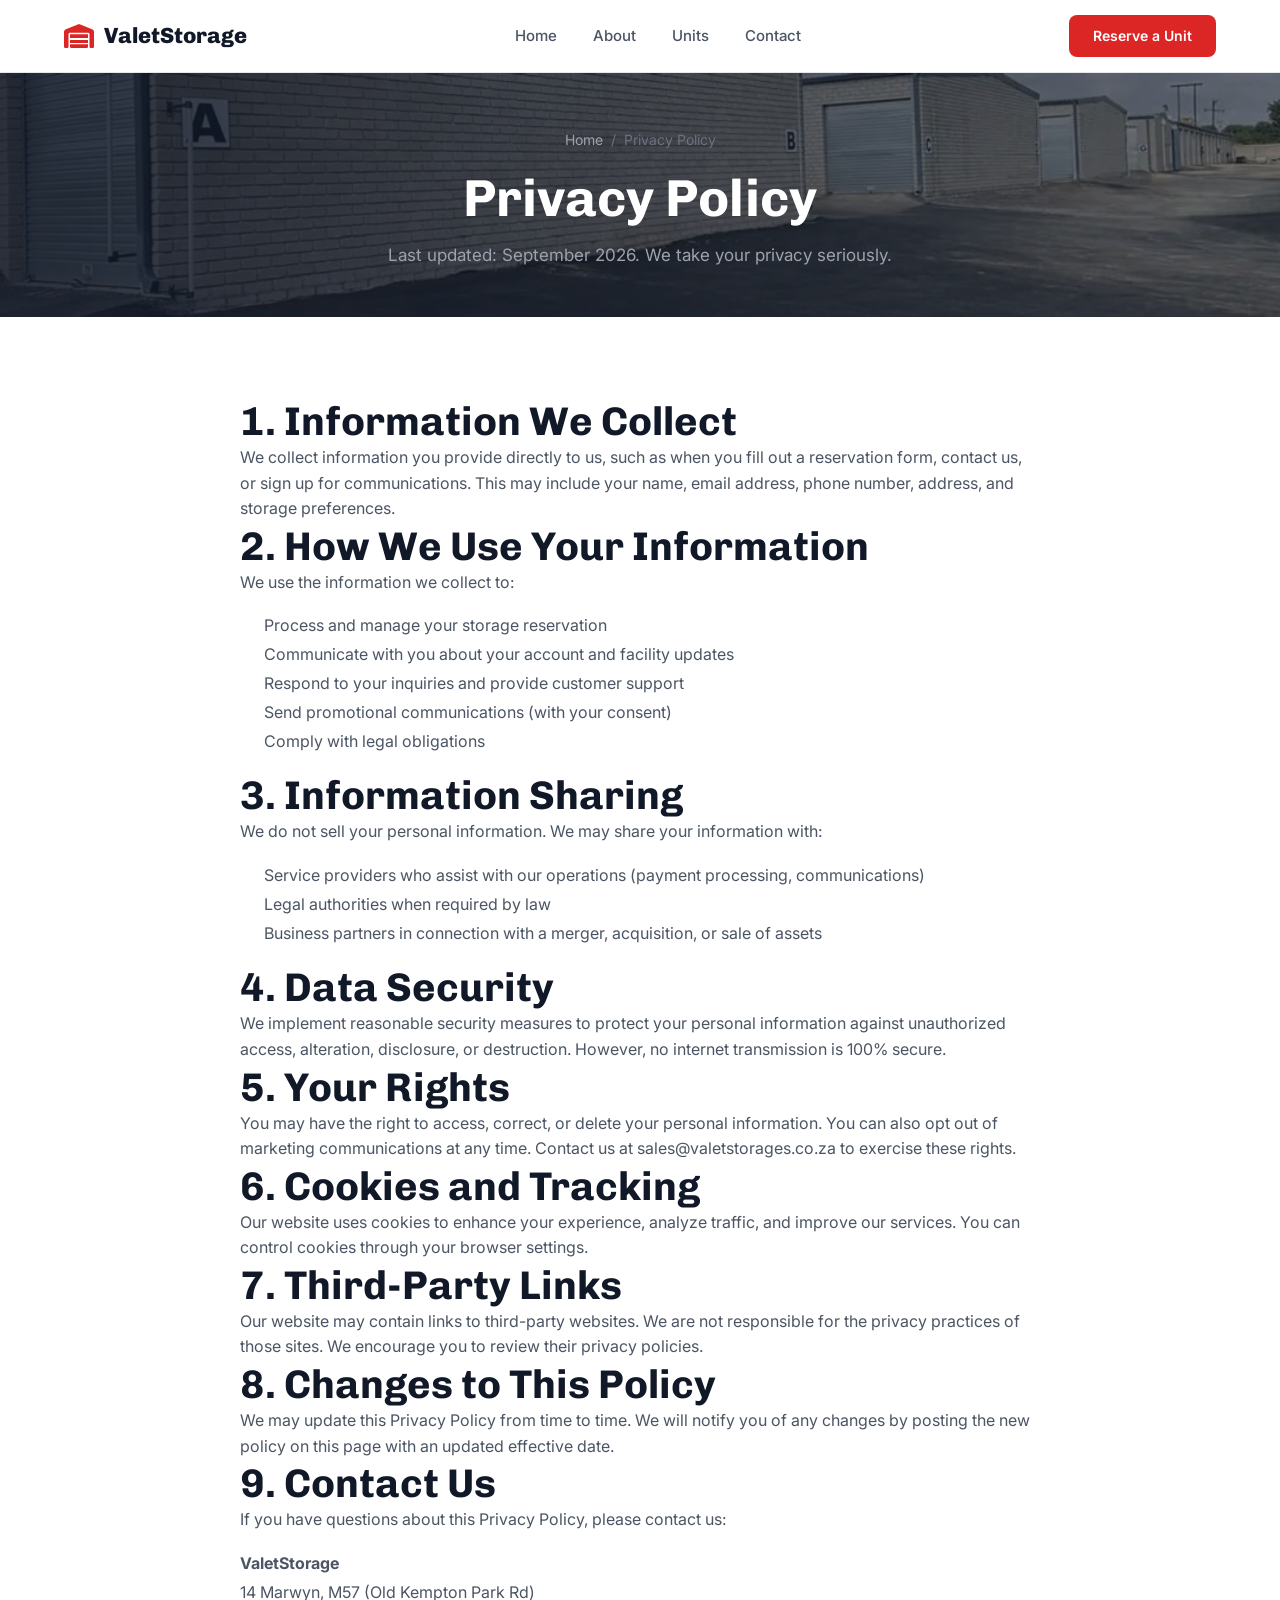
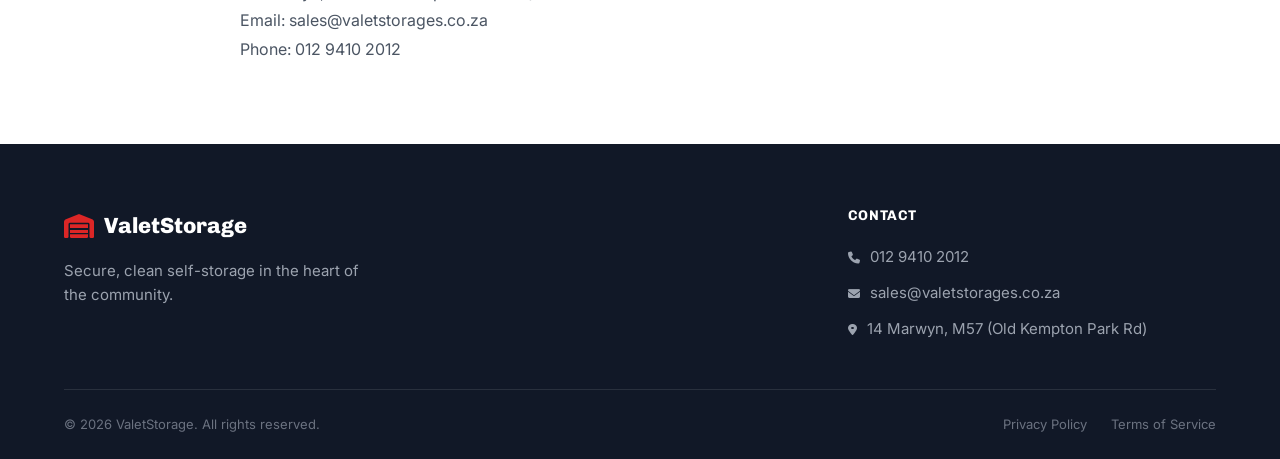
<file: privacy.html>
<!DOCTYPE html>
<html lang="en">
<head>
  <meta charset="UTF-8">
  <meta name="viewport" content="width=device-width, initial-scale=1.0">
  <title>Privacy Policy - ValetStorage</title>
  <meta name="description" content="ValetStorage Privacy Policy. How we collect, use, and protect your personal information.">
  <link rel="preconnect" href="https://fonts.googleapis.com">
  <link rel="preconnect" href="https://fonts.gstatic.com" crossorigin>
  <link href="https://fonts.googleapis.com/css2?family=Chivo:wght@400;500;600;700;800;900&family=Inter:wght@300;400;500;600;700&display=swap" rel="stylesheet">
  <link rel="stylesheet" href="https://cdnjs.cloudflare.com/ajax/libs/font-awesome/6.5.0/css/all.min.css">
  <link rel="stylesheet" href="styles.css">
</head>
<body>


  <!-- Header -->
  <header class="header">
    <div class="header-inner">
      <a href="index.html" class="logo">
        <i class="fa-solid fa-warehouse"></i>
        ValetStorage
      </a>
      <button class="nav-toggle" aria-label="Toggle menu" aria-expanded="false">
        <span></span>
        <span></span>
        <span></span>
      </button>
      <nav class="nav">
        <a href="index.html" class="nav-link">Home</a>
        <a href="about.html" class="nav-link">About</a>
        <a href="services.html" class="nav-link">Units</a>
        <a href="contact.html" class="nav-link">Contact</a>
      </nav>
      <a href="contact.html" class="header-cta">Reserve a Unit</a>
    </div>
  </header>

  <!-- Page Hero -->
  <section class="page-hero">
    <img class="page-hero-image" src="images/1 (15).jpeg" alt="Rows of storage units at ValetStorage">
    <div class="container">
      <div class="breadcrumb">
        <a href="index.html">Home</a>
        <span>/</span>
        <span>Privacy Policy</span>
      </div>
      <h1>Privacy Policy</h1>
      <p>Last updated: September 2026. We take your privacy seriously.</p>
    </div>
  </section>

  <!-- Privacy Content -->
  <section class="section">
    <div class="container">
      <div style="max-width: 800px; margin: 0 auto;">
        <h2>1. Information We Collect</h2>
        <p>We collect information you provide directly to us, such as when you fill out a reservation form, contact us, or sign up for communications. This may include your name, email address, phone number, address, and storage preferences.</p>

        <h2>2. How We Use Your Information</h2>
        <p>We use the information we collect to:</p>
        <ul style="margin: 16px 0; padding-left: 24px; color: var(--gray-600); line-height: 1.8;">
          <li>Process and manage your storage reservation</li>
          <li>Communicate with you about your account and facility updates</li>
          <li>Respond to your inquiries and provide customer support</li>
          <li>Send promotional communications (with your consent)</li>
          <li>Comply with legal obligations</li>
        </ul>

        <h2>3. Information Sharing</h2>
        <p>We do not sell your personal information. We may share your information with:</p>
        <ul style="margin: 16px 0; padding-left: 24px; color: var(--gray-600); line-height: 1.8;">
          <li>Service providers who assist with our operations (payment processing, communications)</li>
          <li>Legal authorities when required by law</li>
          <li>Business partners in connection with a merger, acquisition, or sale of assets</li>
        </ul>

        <h2>4. Data Security</h2>
        <p>We implement reasonable security measures to protect your personal information against unauthorized access, alteration, disclosure, or destruction. However, no internet transmission is 100% secure.</p>

        <h2>5. Your Rights</h2>
        <p>You may have the right to access, correct, or delete your personal information. You can also opt out of marketing communications at any time. Contact us at sales@valetstorages.co.za to exercise these rights.</p>

        <h2>6. Cookies and Tracking</h2>
        <p>Our website uses cookies to enhance your experience, analyze traffic, and improve our services. You can control cookies through your browser settings.</p>

        <h2>7. Third-Party Links</h2>
        <p>Our website may contain links to third-party websites. We are not responsible for the privacy practices of those sites. We encourage you to review their privacy policies.</p>

        <h2>8. Changes to This Policy</h2>
        <p>We may update this Privacy Policy from time to time. We will notify you of any changes by posting the new policy on this page with an updated effective date.</p>

        <h2>9. Contact Us</h2>
        <p>If you have questions about this Privacy Policy, please contact us:</p>
        <div style="margin-top: 16px; color: var(--gray-600); line-height: 1.8;">
          <p><strong>ValetStorage</strong><br>
          14 Marwyn, M57 (Old Kempton Park Rd)<br>
          Email: sales@valetstorages.co.za<br>
          Phone: 012 9410 2012</p>
        </div>
      </div>
    </div>
  </section>

  <!-- Footer -->
  <footer class="footer">
    <div class="container">
      <div class="footer-grid">
        <div class="footer-brand">
          <a href="index.html" class="logo">
            <i class="fa-solid fa-warehouse"></i>
            ValetStorage
          </a>
          <p>Secure, clean self-storage in the heart of the community.</p>
        </div>
        <div>
          <h4 class="footer-heading">Contact</h4>
          <div class="footer-links">
            <a href="tel:+271294102012"><i class="fa-solid fa-phone" style="margin-right:6px;font-size:0.75rem;"></i> 012 9410 2012</a>
            <a href="mailto:sales@valetstorages.co.za"><i class="fa-solid fa-envelope" style="margin-right:6px;font-size:0.75rem;"></i> sales@valetstorages.co.za</a>
            <a href="contact.html"><i class="fa-solid fa-location-dot" style="margin-right:6px;font-size:0.75rem;"></i> 14 Marwyn, M57 (Old Kempton Park Rd)</a>
          </div>
        </div>
      </div>
      <div class="footer-bottom">
        <p>&copy; 2026 ValetStorage. All rights reserved.</p>
        <div class="footer-legal">
          <a href="privacy.html">Privacy Policy</a>
          <a href="terms.html">Terms of Service</a>
        </div>
      </div>
    </div>
  </footer>

<script>
  const navToggle = document.querySelector('.nav-toggle');
  const nav = document.querySelector('.nav');
  if (navToggle && nav) {
    navToggle.addEventListener('click', () => {
      const isOpen = nav.classList.toggle('nav-open');
      navToggle.classList.toggle('active');
      navToggle.setAttribute('aria-expanded', isOpen);
    });
  }
</script>
</body>
</html>
</file>
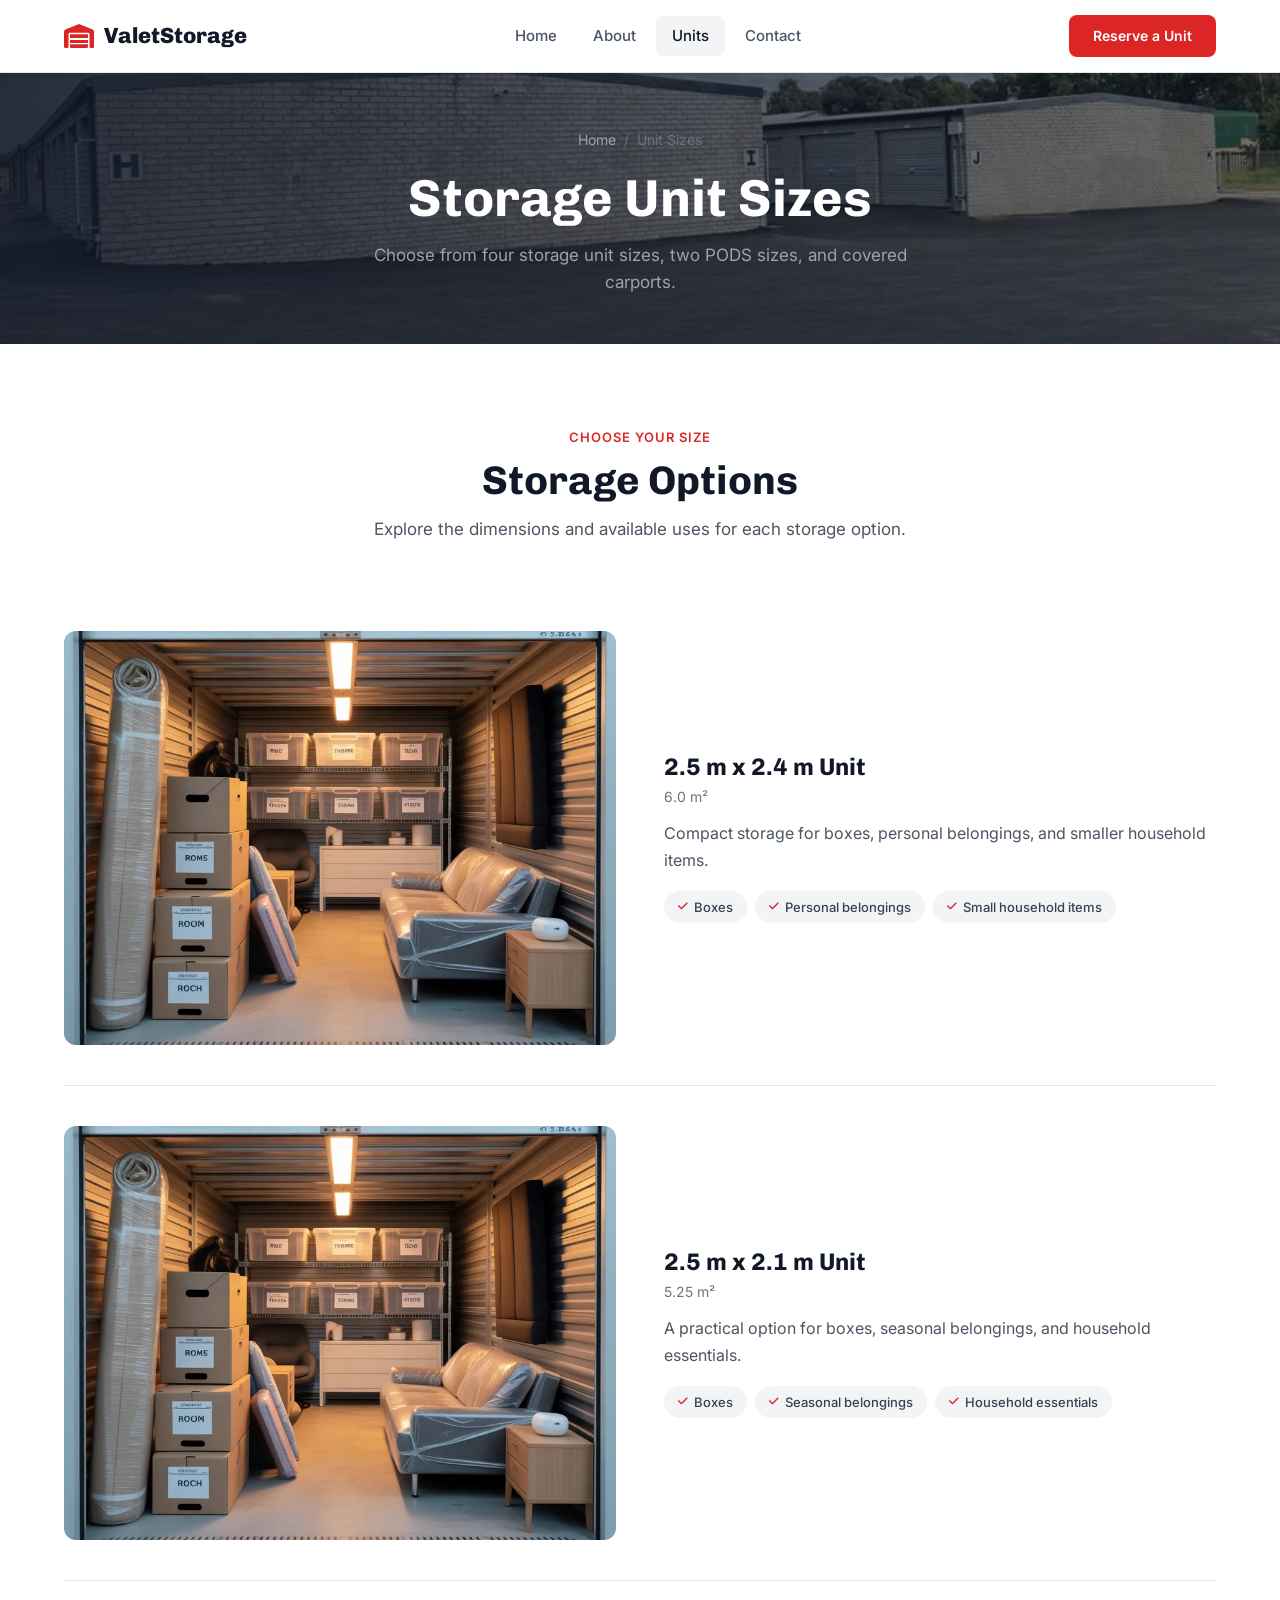
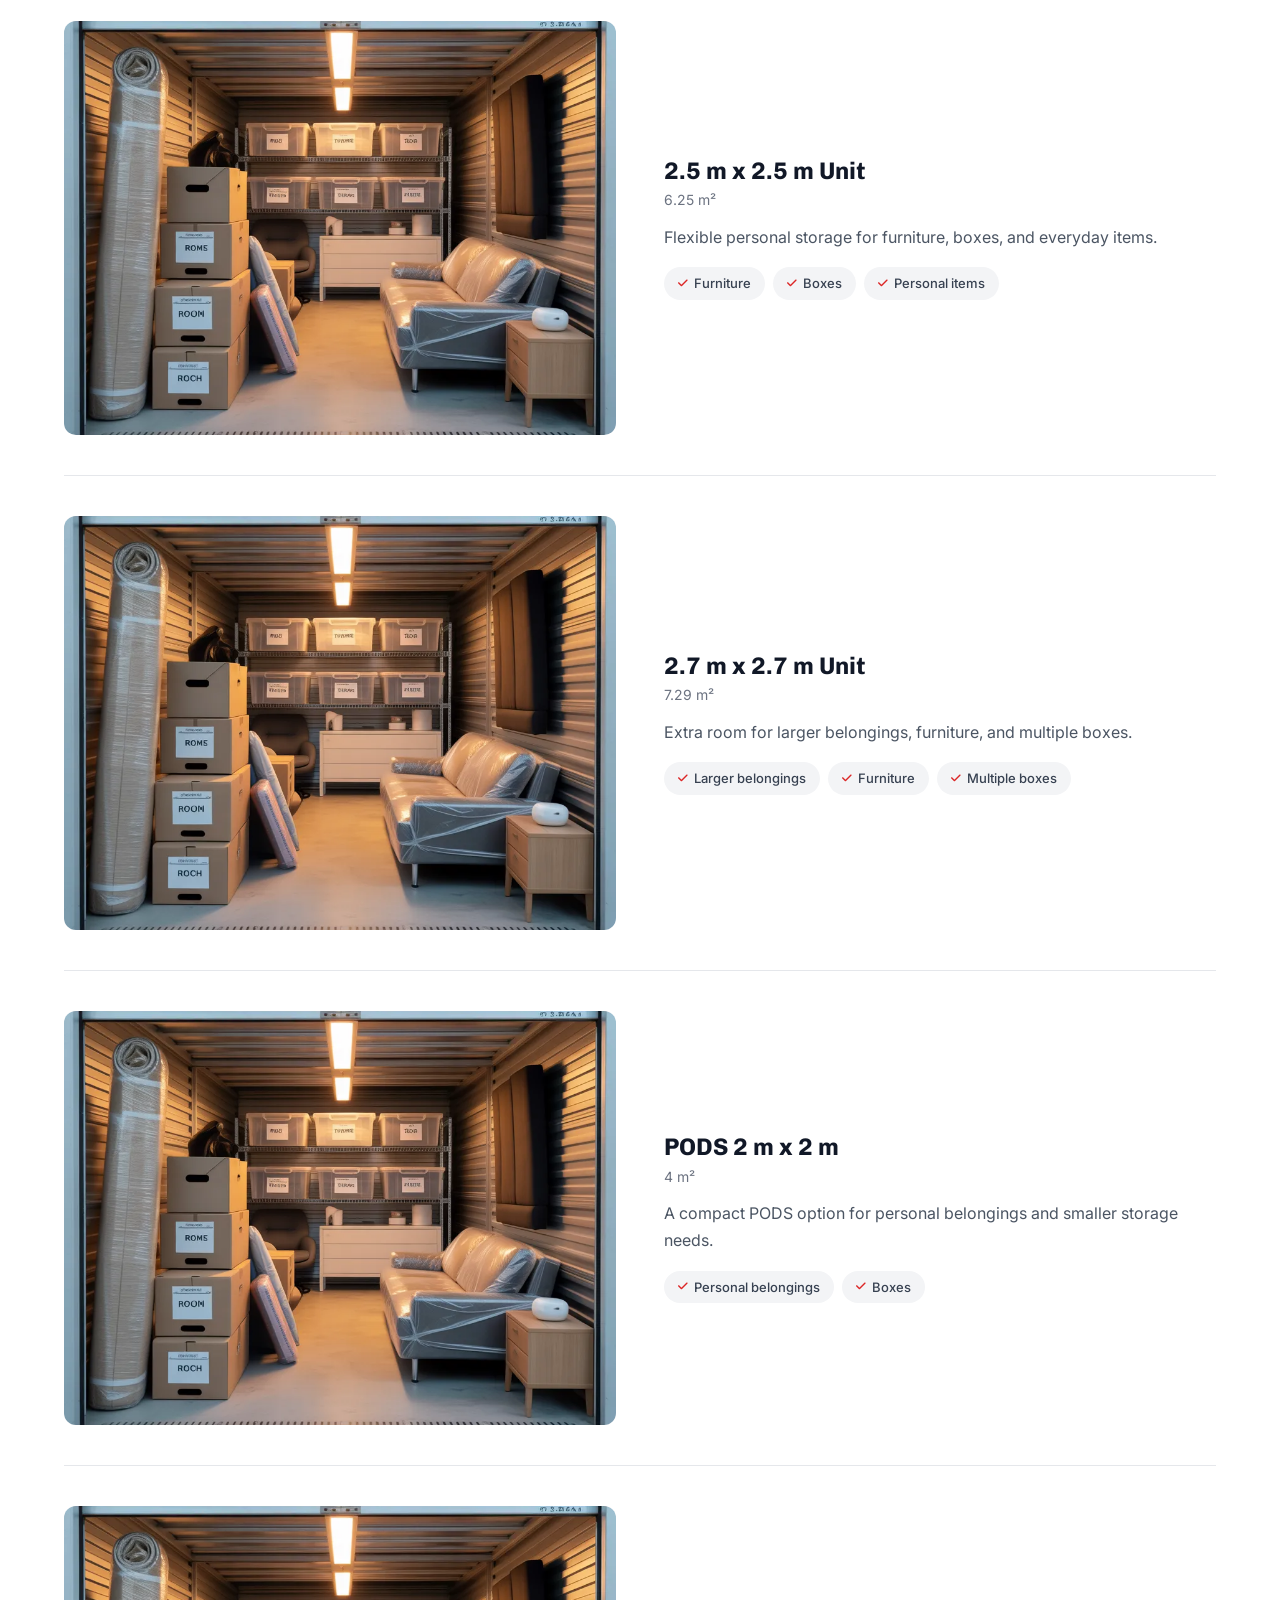
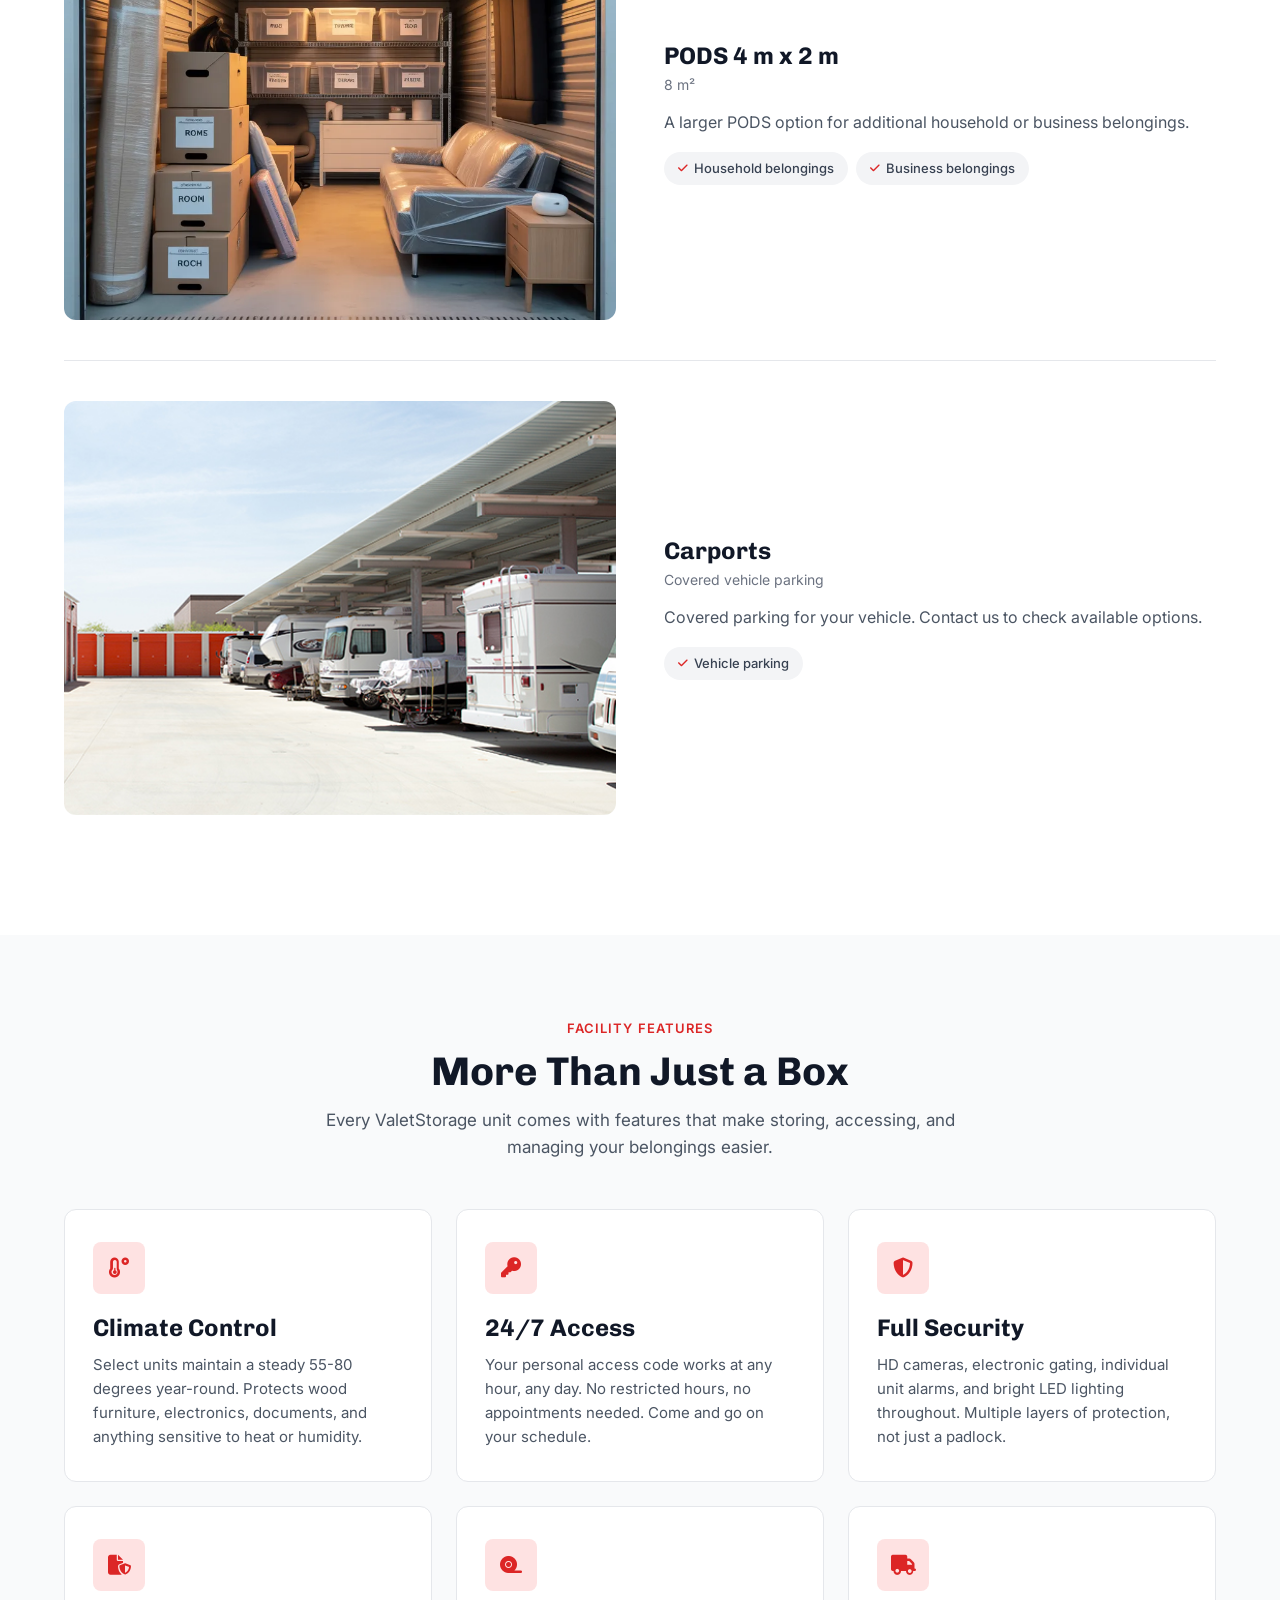
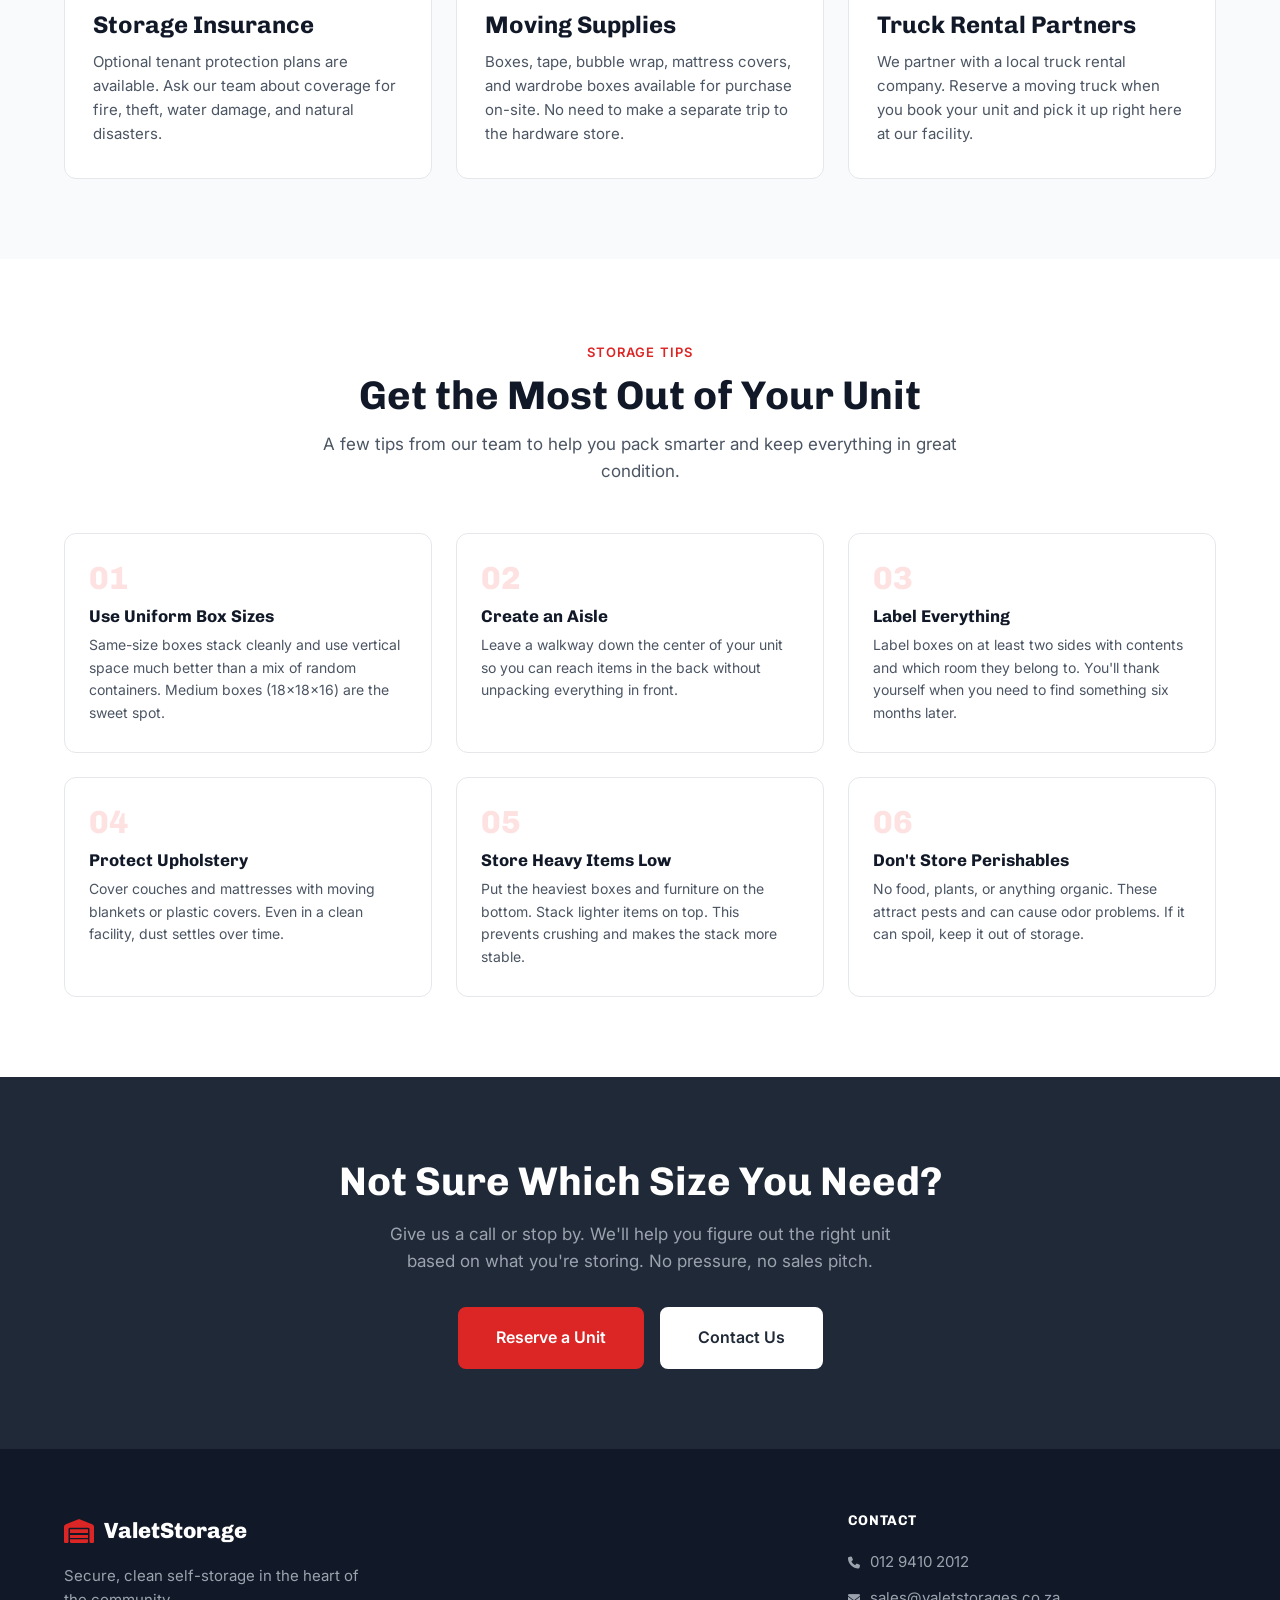
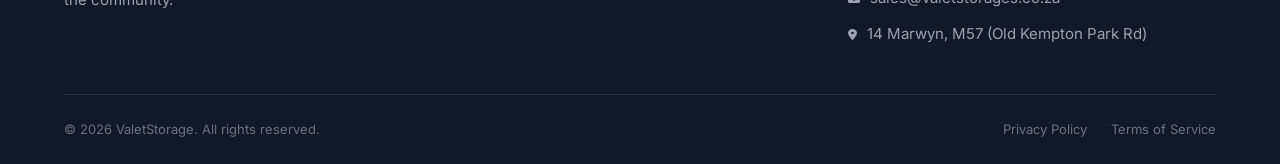
<file: services.html>
<!DOCTYPE html>
<html lang="en">
<head>
  <meta charset="UTF-8">
  <meta name="viewport" content="width=device-width, initial-scale=1.0">
  <title>Storage Unit Sizes - ValetStorage</title>
  <meta name="description" content="Browse ValetStorage metric storage unit sizes, PODS, and carports. Explore storage options with 24/7 access and flexible lease terms.">
  <link rel="preconnect" href="https://fonts.googleapis.com">
  <link rel="preconnect" href="https://fonts.gstatic.com" crossorigin>
  <link href="https://fonts.googleapis.com/css2?family=Chivo:wght@400;500;600;700;800;900&family=Inter:wght@300;400;500;600;700&display=swap" rel="stylesheet">
  <link rel="stylesheet" href="https://cdnjs.cloudflare.com/ajax/libs/font-awesome/6.5.0/css/all.min.css">
  <link rel="stylesheet" href="styles.css">
  </head>
<body>



  <!-- Header -->
  <header class="header">
    <div class="header-inner">
      <a href="index.html" class="logo">
        <i class="fa-solid fa-warehouse"></i>
        ValetStorage
      </a>
      <button class="nav-toggle" aria-label="Toggle menu" aria-expanded="false">
        <span></span>
        <span></span>
        <span></span>
      </button>
      <nav class="nav">
        <a href="index.html" class="nav-link">Home</a>
        <a href="about.html" class="nav-link">About</a>
        <a href="services.html" class="nav-link active">Units</a>
        <a href="contact.html" class="nav-link">Contact</a>
      </nav>
      <a href="contact.html" class="header-cta">Reserve a Unit</a>
    </div>
  </header>

  <!-- Page Hero -->
  <section class="page-hero">
    <img class="page-hero-image" src="images/1 (17).jpeg" alt="Rows of storage units at ValetStorage">
    <div class="container">
      <div class="breadcrumb">
        <a href="index.html">Home</a>
        <span>/</span>
        <span>Unit Sizes</span>
      </div>
      <h1>Storage Unit Sizes</h1>
      <p>Choose from four storage unit sizes, two PODS sizes, and covered carports.</p>
    </div>
  </section>

  <!-- Unit Details -->
  <section class="section">
    <div class="container">
      <div class="section-header">
        <span class="section-label">Choose Your Size</span>
        <h2>Storage Options</h2>
        <p>Explore the dimensions and available uses for each storage option.</p>
      </div>

      <!-- 2.5 m x 2.4 m -->
      <div class="unit-detail">
        <div class="unit-detail-visual">
          <img src="images/placeholder.png" alt="Roll-up door at a self-storage unit">
        </div>
        <div class="unit-detail-content">
          <h3>2.5 m x 2.4 m Unit</h3>
          <div class="unit-sq-ft">6.0 m²</div>
          <p>Compact storage for boxes, personal belongings, and smaller household items.</p>
          <div class="unit-use-cases">
            <span class="use-case-tag"><i class="fa-solid fa-check"></i> Boxes</span>
            <span class="use-case-tag"><i class="fa-solid fa-check"></i> Personal belongings</span>
            <span class="use-case-tag"><i class="fa-solid fa-check"></i> Small household items</span>
          </div>
        </div>
      </div>

      <!-- 2.5 m x 2.1 m -->
      <div class="unit-detail">
        <div class="unit-detail-visual">
          <img src="images/placeholder.png" alt="Outdoor row of self-storage units">
        </div>
        <div class="unit-detail-content">
          <h3>2.5 m x 2.1 m Unit</h3>
          <div class="unit-sq-ft">5.25 m²</div>
          <p>A practical option for boxes, seasonal belongings, and household essentials.</p>
          <div class="unit-use-cases">
            <span class="use-case-tag"><i class="fa-solid fa-check"></i> Boxes</span>
            <span class="use-case-tag"><i class="fa-solid fa-check"></i> Seasonal belongings</span>
            <span class="use-case-tag"><i class="fa-solid fa-check"></i> Household essentials</span>
          </div>
        </div>
      </div>

      <!-- 2.5 m x 2.5 m -->
      <div class="unit-detail">
        <div class="unit-detail-visual">
          <img src="images/placeholder.png" alt="Self-storage facility entrance">
        </div>
        <div class="unit-detail-content">
          <h3>2.5 m x 2.5 m Unit</h3>
          <div class="unit-sq-ft">6.25 m²</div>
          <p>Flexible personal storage for furniture, boxes, and everyday items.</p>
          <div class="unit-use-cases">
            <span class="use-case-tag"><i class="fa-solid fa-check"></i> Furniture</span>
            <span class="use-case-tag"><i class="fa-solid fa-check"></i> Boxes</span>
            <span class="use-case-tag"><i class="fa-solid fa-check"></i> Personal items</span>
          </div>
        </div>
      </div>

      <!-- 2.7 m x 2.7 m -->
      <div class="unit-detail">
        <div class="unit-detail-visual">
          <img src="images/placeholder.png" alt="Drive-up storage units along a facility lane">
        </div>
        <div class="unit-detail-content">
          <h3>2.7 m x 2.7 m Unit</h3>
          <div class="unit-sq-ft">7.29 m²</div>
          <p>Extra room for larger belongings, furniture, and multiple boxes.</p>
          <div class="unit-use-cases">
            <span class="use-case-tag"><i class="fa-solid fa-check"></i> Larger belongings</span>
            <span class="use-case-tag"><i class="fa-solid fa-check"></i> Furniture</span>
            <span class="use-case-tag"><i class="fa-solid fa-check"></i> Multiple boxes</span>
          </div>
        </div>
      </div>

      <!-- PODS 2 m x 2 m -->
      <div class="unit-detail">
        <div class="unit-detail-visual">
          <img src="images/placeholder.png" alt="Covered vehicle storage bays">
        </div>
        <div class="unit-detail-content">
          <h3>PODS 2 m x 2 m</h3>
          <div class="unit-sq-ft">4 m²</div>
          <p>A compact PODS option for personal belongings and smaller storage needs.</p>
          <div class="unit-use-cases">
            <span class="use-case-tag"><i class="fa-solid fa-check"></i> Personal belongings</span>
            <span class="use-case-tag"><i class="fa-solid fa-check"></i> Boxes</span>
          </div>
        </div>
      </div>

      <!-- PODS 4 m x 2 m -->
      <div class="unit-detail">
        <div class="unit-detail-visual">
          <img src="images/placeholder.png  " alt="Long row of storage units at the facility">
        </div>
        <div class="unit-detail-content">
          <h3>PODS 4 m x 2 m</h3>
          <div class="unit-sq-ft">8 m²</div>
          <p>A larger PODS option for additional household or business belongings.</p>
          <div class="unit-use-cases">
            <span class="use-case-tag"><i class="fa-solid fa-check"></i> Household belongings</span>
            <span class="use-case-tag"><i class="fa-solid fa-check"></i> Business belongings</span>
          </div>
        </div>
      </div>

      <!-- Carports -->
      <div class="unit-detail">
        <div class="unit-detail-visual">
          <img src="images/carport.jpg" alt="Covered carport parking">
        </div>
        <div class="unit-detail-content">
          <h3>Carports</h3>
          <div class="unit-sq-ft">Covered vehicle parking</div>
          <p>Covered parking for your vehicle. Contact us to check available options.</p>
          <div class="unit-use-cases">
            <span class="use-case-tag"><i class="fa-solid fa-check"></i> Vehicle parking</span>
          </div>
        </div>
      </div>
    </div>
  </section>

  <!-- Storage Features -->
  <section class="section section--gray">
    <div class="container">
      <div class="section-header">
        <span class="section-label">Facility Features</span>
        <h2>More Than Just a Box</h2>
        <p>Every ValetStorage unit comes with features that make storing, accessing, and managing your belongings easier.</p>
      </div>
      <div class="feature-grid">
        <div class="feature-card">
          <div class="feature-icon"><i class="fa-solid fa-temperature-low"></i></div>
          <h3>Climate Control</h3>
          <p>Select units maintain a steady 55-80 degrees year-round. Protects wood furniture, electronics, documents, and anything sensitive to heat or humidity.</p>
        </div>
        <div class="feature-card">
          <div class="feature-icon"><i class="fa-solid fa-key"></i></div>
          <h3>24/7 Access</h3>
          <p>Your personal access code works at any hour, any day. No restricted hours, no appointments needed. Come and go on your schedule.</p>
        </div>
        <div class="feature-card">
          <div class="feature-icon"><i class="fa-solid fa-shield-halved"></i></div>
          <h3>Full Security</h3>
          <p>HD cameras, electronic gating, individual unit alarms, and bright LED lighting throughout. Multiple layers of protection, not just a padlock.</p>
        </div>
        <div class="feature-card">
          <div class="feature-icon"><i class="fa-solid fa-file-shield"></i></div>
          <h3>Storage Insurance</h3>
          <p>Optional tenant protection plans are available. Ask our team about coverage for fire, theft, water damage, and natural disasters.</p>
        </div>
        <div class="feature-card">
          <div class="feature-icon"><i class="fa-solid fa-tape"></i></div>
          <h3>Moving Supplies</h3>
          <p>Boxes, tape, bubble wrap, mattress covers, and wardrobe boxes available for purchase on-site. No need to make a separate trip to the hardware store.</p>
        </div>
        <div class="feature-card">
          <div class="feature-icon"><i class="fa-solid fa-truck"></i></div>
          <h3>Truck Rental Partners</h3>
          <p>We partner with a local truck rental company. Reserve a moving truck when you book your unit and pick it up right here at our facility.</p>
        </div>
      </div>
    </div>
  </section>

  <!-- Storage Tips -->
  <section class="section">
    <div class="container">
      <div class="section-header">
        <span class="section-label">Storage Tips</span>
        <h2>Get the Most Out of Your Unit</h2>
        <p>A few tips from our team to help you pack smarter and keep everything in great condition.</p>
      </div>
      <div class="tips-grid">
        <div class="tip-card">
          <div class="tip-number">01</div>
          <h3>Use Uniform Box Sizes</h3>
          <p>Same-size boxes stack cleanly and use vertical space much better than a mix of random containers. Medium boxes (18x18x16) are the sweet spot.</p>
        </div>
        <div class="tip-card">
          <div class="tip-number">02</div>
          <h3>Create an Aisle</h3>
          <p>Leave a walkway down the center of your unit so you can reach items in the back without unpacking everything in front.</p>
        </div>
        <div class="tip-card">
          <div class="tip-number">03</div>
          <h3>Label Everything</h3>
          <p>Label boxes on at least two sides with contents and which room they belong to. You'll thank yourself when you need to find something six months later.</p>
        </div>
        <div class="tip-card">
          <div class="tip-number">04</div>
          <h3>Protect Upholstery</h3>
          <p>Cover couches and mattresses with moving blankets or plastic covers. Even in a clean facility, dust settles over time.</p>
        </div>
        <div class="tip-card">
          <div class="tip-number">05</div>
          <h3>Store Heavy Items Low</h3>
          <p>Put the heaviest boxes and furniture on the bottom. Stack lighter items on top. This prevents crushing and makes the stack more stable.</p>
        </div>
        <div class="tip-card">
          <div class="tip-number">06</div>
          <h3>Don't Store Perishables</h3>
          <p>No food, plants, or anything organic. These attract pests and can cause odor problems. If it can spoil, keep it out of storage.</p>
        </div>
      </div>
    </div>
  </section>

  <!-- CTA -->
  <section class="cta-section">
    <div class="container">
      <h2>Not Sure Which Size You Need?</h2>
      <p>Give us a call or stop by. We'll help you figure out the right unit based on what you're storing. No pressure, no sales pitch.</p>
      <div class="cta-buttons">
        <a href="contact.html" class="btn btn--primary btn--lg">Reserve a Unit</a>
        <a href="contact.html" class="btn btn--white btn--lg">Contact Us</a>
      </div>
    </div>
  </section>

  <!-- Footer -->
  <footer class="footer">
    <div class="container">
      <div class="footer-grid">
        <div class="footer-brand">
          <a href="index.html" class="logo">
            <i class="fa-solid fa-warehouse"></i>
            ValetStorage
          </a>
          <p>Secure, clean self-storage in the heart of the community.</p>
        </div>
        <div>
          <h4 class="footer-heading">Contact</h4>
          <div class="footer-links">
            <a href="tel:+271294102012"><i class="fa-solid fa-phone" style="margin-right:6px;font-size:0.75rem;"></i> 012 9410 2012</a>
            <a href="mailto:sales@valetstorages.co.za"><i class="fa-solid fa-envelope" style="margin-right:6px;font-size:0.75rem;"></i> sales@valetstorages.co.za</a>
            <a href="contact.html"><i class="fa-solid fa-location-dot" style="margin-right:6px;font-size:0.75rem;"></i> 14 Marwyn, M57 (Old Kempton Park Rd)</a>
          </div>
        </div>
      </div>
      <div class="footer-bottom">
        <p>&copy; 2026 ValetStorage. All rights reserved.</p>
        <div class="footer-legal">
          <a href="#">Privacy Policy</a>
          <a href="#">Terms of Service</a>
        </div>
      </div>
    </div>
  </footer>

<script>
  const navToggle = document.querySelector('.nav-toggle');
  const nav = document.querySelector('.nav');
  if (navToggle && nav) {
    navToggle.addEventListener('click', () => {
      const isOpen = nav.classList.toggle('nav-open');
      navToggle.classList.toggle('active');
      navToggle.setAttribute('aria-expanded', isOpen);
    });
  }
</script>
</body>
</html>
</file>
<file: styles.css>
/* ============================================
  ValetStorage - Self-Storage Template
   Simple, Secure & Functional
   ============================================ */

/* ---------- Variables ---------- */
:root {
  /* Colors */
  --primary: #DC2626;
  --primary-dark: #B91C1C;
  --primary-light: #FEE2E2;
  --secondary: #1F2937;
  --secondary-light: #374151;
  --accent: #F9FAFB;
  --white: #FFFFFF;
  --gray-50: #F9FAFB;
  --gray-100: #F3F4F6;
  --gray-200: #E5E7EB;
  --gray-300: #D1D5DB;
  --gray-400: #9CA3AF;
  --gray-500: #6B7280;
  --gray-600: #4B5563;
  --gray-700: #374151;
  --gray-800: #1F2937;
  --gray-900: #111827;

  /* Typography */
  --font-heading: 'Chivo', sans-serif;
  --font-body: 'Inter', sans-serif;

  /* Shadows */
  --shadow-sm: 0 1px 3px rgba(0, 0, 0, 0.08);
  --shadow-md: 0 4px 12px rgba(0, 0, 0, 0.1);
  --shadow-lg: 0 8px 24px rgba(0, 0, 0, 0.12);
  --shadow-xl: 0 12px 40px rgba(0, 0, 0, 0.15);

  /* Transitions */
  --transition-fast: 150ms ease;
  --transition-normal: 300ms ease;
  --transition-slow: 500ms ease;

  /* Border Radius */
  --radius-sm: 4px;
  --radius-md: 8px;
  --radius-lg: 12px;
  --radius-xl: 16px;
  --radius-full: 9999px;
}

/* ---------- Reset ---------- */
*,
*::before,
*::after {
  margin: 0;
  padding: 0;
  box-sizing: border-box;
}

html {
  scroll-behavior: smooth;
}

body {
  font-family: var(--font-body);
  font-size: 16px;
  line-height: 1.6;
  color: var(--gray-800);
  background: var(--white);
  -webkit-font-smoothing: antialiased;
}

img {
  max-width: 100%;
  display: block;
}

a {
  text-decoration: none;
  color: inherit;
  transition: color var(--transition-fast);
}

ul, ol {
  list-style: none;
}

h1, h2, h3, h4, h5, h6 {
  font-family: var(--font-heading);
  font-weight: 700;
  line-height: 1.2;
  color: var(--gray-900);
}

h1 { font-size: clamp(2rem, 5vw, 3.25rem); }
h2 { font-size: clamp(1.75rem, 4vw, 2.5rem); }
h3 { font-size: clamp(1.25rem, 2.5vw, 1.5rem); }
h4 { font-size: 1.125rem; }

p {
  color: var(--gray-600);
}

/* ---------- Layout ---------- */
.container {
  max-width: 1200px;
  margin: 0 auto;
  padding: 0 24px;
}

.section {
  padding: 80px 0;
}

.section--gray {
  background: var(--gray-50);
}

.section--dark {
  background: var(--secondary);
}

.section-header {
  text-align: center;
  max-width: 640px;
  margin: 0 auto 48px;
}

.section-header p {
  margin-top: 12px;
  font-size: 1.0625rem;
}

.section-label {
  display: inline-block;
  font-size: 0.8125rem;
  font-weight: 600;
  text-transform: uppercase;
  letter-spacing: 0.08em;
  color: var(--primary);
  margin-bottom: 8px;
}

/* ---------- Buttons ---------- */
.btn {
  display: inline-flex;
  align-items: center;
  gap: 8px;
  font-family: var(--font-body);
  font-size: 0.9375rem;
  font-weight: 600;
  padding: 12px 28px;
  border-radius: var(--radius-md);
  border: 2px solid transparent;
  cursor: pointer;
  transition: all var(--transition-normal);
  text-align: center;
  justify-content: center;
}

.btn--primary {
  background: var(--primary);
  color: var(--white);
  border-color: var(--primary);
}

.btn--primary:hover {
  background: var(--primary-dark);
  border-color: var(--primary-dark);
  transform: translateY(-2px);
  box-shadow: 0 6px 20px rgba(220, 38, 38, 0.3);
}

.btn--secondary {
  background: var(--secondary);
  color: var(--white);
  border-color: var(--secondary);
}

.btn--secondary:hover {
  background: var(--secondary-light);
  border-color: var(--secondary-light);
  transform: translateY(-2px);
}

.btn--outline {
  background: transparent;
  color: var(--secondary);
  border-color: var(--gray-300);
}

.btn--outline:hover {
  border-color: var(--primary);
  color: var(--primary);
}

.btn--white {
  background: var(--white);
  color: var(--secondary);
  border-color: var(--white);
}

.btn--white:hover {
  background: var(--gray-100);
  transform: translateY(-2px);
  box-shadow: var(--shadow-lg);
}

.btn--lg {
  padding: 16px 36px;
  font-size: 1rem;
}

/* ---------- Header ---------- */
.header {
  position: sticky;
  top: 0;
  z-index: 1000;
  background: var(--white);
  border-bottom: 1px solid var(--gray-200);
}

.header-inner {
  display: flex;
  align-items: center;
  justify-content: space-between;
  max-width: 1200px;
  margin: 0 auto;
  padding: 0 24px;
  height: 72px;
}

.logo {
  display: flex;
  align-items: center;
  gap: 10px;
  font-family: var(--font-heading);
  font-size: 1.375rem;
  font-weight: 800;
  color: var(--gray-900);
}

.logo i {
  color: var(--primary);
  font-size: 1.5rem;
}

.logo:hover {
  color: var(--gray-900);
}

.nav {
  display: flex;
  align-items: center;
  gap: 4px;
}

.nav-link {
  font-size: 0.9375rem;
  font-weight: 500;
  color: var(--gray-600);
  padding: 8px 16px;
  border-radius: var(--radius-md);
  transition: all var(--transition-fast);
}

.nav-link:hover,
.nav-link.active {
  color: var(--gray-900);
  background: var(--gray-100);
}

.header-cta {
  font-family: var(--font-body);
  font-size: 0.875rem;
  font-weight: 600;
  color: var(--white);
  background: var(--primary);
  padding: 10px 24px;
  border-radius: var(--radius-md);
  transition: all var(--transition-normal);
}

.header-cta:hover {
  background: var(--primary-dark);
  transform: translateY(-1px);
  box-shadow: 0 4px 12px rgba(220, 38, 38, 0.3);
}

/* Mobile Nav Toggle */
.nav-toggle {
  display: none;
  background: none;
  border: none;
  cursor: pointer;
  padding: 0.5rem;
  z-index: 100;
}

.nav-toggle span {
  display: block;
  width: 24px;
  height: 2px;
  background: var(--gray-800);
  margin: 5px 0;
  transition: transform 0.3s ease, opacity 0.3s ease;
}

.nav-toggle.active span:nth-child(1) {
  transform: rotate(45deg) translate(5px, 5px);
}

.nav-toggle.active span:nth-child(2) {
  opacity: 0;
}

.nav-toggle.active span:nth-child(3) {
  transform: rotate(-45deg) translate(5px, -5px);
}

/* ---------- Hero ---------- */
.hero {
  padding: 80px 0 100px;
  background: var(--secondary);
  position: relative;
  isolation: isolate;
  overflow: hidden;
}

.hero-image {
  position: absolute;
  z-index: -2;
  inset: 0;
  width: 100%;
  height: 100%;
  object-fit: cover;
  object-position: center 56%;
}

.hero::before {
  content: '';
  position: absolute;
  z-index: -1;
  inset: 0;
  background: linear-gradient(90deg, rgba(17, 24, 39, 0.92) 0%, rgba(17, 24, 39, 0.76) 54%, rgba(17, 24, 39, 0.36) 100%);
  pointer-events: none;
}

.hero .container {
  position: relative;
}

.hero-content {
  max-width: 640px;
}

.hero-badge {
  display: inline-flex;
  align-items: center;
  gap: 8px;
  font-size: 0.8125rem;
  font-weight: 600;
  color: var(--primary);
  background: rgba(220, 38, 38, 0.1);
  padding: 6px 16px;
  border-radius: var(--radius-full);
  margin-bottom: 24px;
  border: 1px solid rgba(220, 38, 38, 0.2);
}

.hero h1 {
  color: var(--white);
  margin-bottom: 20px;
}

.hero h1 span {
  color: var(--primary);
}

.hero-subtitle {
  font-size: 1.125rem;
  color: var(--gray-400);
  margin-bottom: 36px;
  line-height: 1.7;
}

.hero-buttons {
  display: flex;
  gap: 16px;
  flex-wrap: wrap;
}

.hero-stats {
  display: flex;
  gap: 48px;
  margin-top: 56px;
  padding-top: 40px;
  border-top: 1px solid rgba(255, 255, 255, 0.1);
  flex-wrap: wrap;
}

.hero-stat-number {
  font-family: var(--font-heading);
  font-size: 2rem;
  font-weight: 800;
  color: var(--white);
}

.hero-stat-label {
  font-size: 0.875rem;
  color: var(--gray-400);
  margin-top: 4px;
}

/* ---------- Page Hero ---------- */
.page-hero {
  padding: 56px 0 48px;
  background: var(--secondary);
  text-align: center;
  position: relative;
  isolation: isolate;
  overflow: hidden;
}

.page-hero-image {
  position: absolute;
  z-index: -2;
  inset: 0;
  width: 100%;
  height: 100%;
  object-fit: cover;
  object-position: center 56%;
}

.page-hero::before {
  content: '';
  position: absolute;
  z-index: -1;
  inset: 0;
  background: linear-gradient(90deg, rgba(17, 24, 39, 0.88), rgba(17, 24, 39, 0.58));
  pointer-events: none;
}

.page-hero .container {
  position: relative;
}

.page-hero h1 {
  color: var(--white);
  margin-bottom: 12px;
}

.page-hero p {
  color: var(--gray-400);
  font-size: 1.0625rem;
  max-width: 540px;
  margin: 0 auto;
}

.page-hero .breadcrumb {
  display: flex;
  align-items: center;
  justify-content: center;
  gap: 8px;
  font-size: 0.875rem;
  color: var(--gray-500);
  margin-bottom: 16px;
}

.page-hero .breadcrumb a {
  color: var(--gray-400);
}

.page-hero .breadcrumb a:hover {
  color: var(--white);
}

/* ---------- Unit Cards ---------- */
.unit-grid {
  display: grid;
  grid-template-columns: repeat(3, 1fr);
  gap: 24px;
}

.unit-card {
  background: var(--white);
  border: 1px solid var(--gray-200);
  border-radius: var(--radius-lg);
  padding: 32px 28px;
  transition: all var(--transition-normal);
  position: relative;
}

.unit-card:hover {
  border-color: var(--primary);
  box-shadow: var(--shadow-lg);
  transform: translateY(-4px);
}

.unit-card--popular {
  border-color: var(--primary);
  box-shadow: 0 0 0 1px var(--primary);
}

.unit-popular-tag {
  position: absolute;
  top: -12px;
  left: 50%;
  transform: translateX(-50%);
  background: var(--primary);
  color: var(--white);
  font-size: 0.75rem;
  font-weight: 700;
  text-transform: uppercase;
  letter-spacing: 0.05em;
  padding: 4px 16px;
  border-radius: var(--radius-full);
}

.unit-size {
  font-family: var(--font-heading);
  font-size: 1.5rem;
  font-weight: 800;
  color: var(--gray-900);
  margin-bottom: 4px;
}

.unit-dimensions {
  font-size: 0.875rem;
  color: var(--gray-500);
  margin-bottom: 16px;
}

.unit-icon {
  width: 56px;
  height: 56px;
  background: var(--primary-light);
  border-radius: var(--radius-md);
  display: flex;
  align-items: center;
  justify-content: center;
  margin-bottom: 20px;
}

.unit-description {
  font-size: 0.9375rem;
  color: var(--gray-600);
  margin-bottom: 20px;
  line-height: 1.6;
}

.unit-features {
  display: flex;
  flex-direction: column;
  gap: 8px;
  margin-bottom: 24px;
}

.unit-feature {
  display: flex;
  align-items: center;
  gap: 8px;
  font-size: 0.875rem;
  color: var(--gray-600);
}

.unit-feature i {
  color: var(--primary);
  font-size: 0.75rem;
  flex-shrink: 0;
}

.unit-card .btn {
  width: 100%;
}

/* ---------- Feature Cards ---------- */
.feature-grid {
  display: grid;
  grid-template-columns: repeat(3, 1fr);
  gap: 24px;
}

.feature-card {
  background: var(--white);
  border: 1px solid var(--gray-200);
  border-radius: var(--radius-lg);
  padding: 32px 28px;
  transition: all var(--transition-normal);
}

.feature-card:hover {
  box-shadow: var(--shadow-md);
  transform: translateY(-2px);
}

.feature-icon {
  width: 52px;
  height: 52px;
  background: var(--primary-light);
  border-radius: var(--radius-md);
  display: flex;
  align-items: center;
  justify-content: center;
  margin-bottom: 20px;
}

.feature-icon i {
  font-size: 1.25rem;
  color: var(--primary);
}

.feature-card h3 {
  margin-bottom: 10px;
}

.feature-card p {
  font-size: 0.9375rem;
  line-height: 1.6;
}

/* ---------- Security Features (4 col on home) ---------- */
.security-grid {
  display: grid;
  grid-template-columns: repeat(4, 1fr);
  gap: 24px;
}

.security-card {
  text-align: center;
  padding: 36px 24px;
  background: var(--white);
  border: 1px solid var(--gray-200);
  border-radius: var(--radius-lg);
  transition: all var(--transition-normal);
}

.security-card:hover {
  box-shadow: var(--shadow-md);
  transform: translateY(-2px);
}

.security-icon {
  width: 64px;
  height: 64px;
  background: var(--primary-light);
  border-radius: 50%;
  display: flex;
  align-items: center;
  justify-content: center;
  margin: 0 auto 20px;
}

.security-icon i {
  font-size: 1.375rem;
  color: var(--primary);
}

.security-card h3 {
  margin-bottom: 8px;
  font-size: 1.125rem;
}

.security-card p {
  font-size: 0.875rem;
  line-height: 1.6;
}

/* ---------- Testimonials ---------- */
.testimonial-grid {
  display: grid;
  grid-template-columns: repeat(3, 1fr);
  gap: 24px;
}

.testimonial-card {
  background: var(--white);
  border: 1px solid var(--gray-200);
  border-radius: var(--radius-lg);
  padding: 32px 28px;
}

.testimonial-stars {
  display: flex;
  gap: 2px;
  margin-bottom: 16px;
}

.testimonial-stars i {
  color: #F59E0B;
  font-size: 0.875rem;
}

.testimonial-text {
  font-size: 0.9375rem;
  color: var(--gray-700);
  line-height: 1.7;
  margin-bottom: 20px;
  font-style: italic;
}

.testimonial-author {
  display: flex;
  align-items: center;
  gap: 12px;
}

.testimonial-avatar {
  width: 44px;
  height: 44px;
  border-radius: 50%;
  background: linear-gradient(135deg, var(--gray-200), var(--gray-300));
  flex-shrink: 0;
}

.testimonial-name {
  font-weight: 600;
  font-size: 0.9375rem;
  color: var(--gray-900);
}

.testimonial-role {
  font-size: 0.8125rem;
  color: var(--gray-500);
}

/* ---------- CTA Section ---------- */
.cta-section {
  padding: 80px 0;
  background: var(--secondary);
  text-align: center;
}

.cta-section h2 {
  color: var(--white);
  margin-bottom: 16px;
}

.cta-section p {
  color: var(--gray-400);
  font-size: 1.0625rem;
  max-width: 540px;
  margin: 0 auto 32px;
}

.cta-buttons {
  display: flex;
  gap: 16px;
  justify-content: center;
  flex-wrap: wrap;
}

/* ---------- Stats Bar ---------- */
.stats-bar {
  display: grid;
  grid-template-columns: repeat(4, 1fr);
  gap: 24px;
  padding: 48px 0;
}

.stat-item {
  text-align: center;
}

.stat-number {
  font-family: var(--font-heading);
  font-size: 2.5rem;
  font-weight: 800;
  color: var(--primary);
  line-height: 1;
}

.stat-label {
  font-size: 0.9375rem;
  color: var(--gray-600);
  margin-top: 8px;
}

.section--dark .stat-number {
  color: var(--primary);
}

.section--dark .stat-label {
  color: var(--gray-400);
}

/* ---------- About: Story ---------- */
.story-grid {
  display: grid;
  grid-template-columns: 1fr 1fr;
  gap: 64px;
  align-items: center;
}

.story-image {
  width: 100%;
  height: 400px;
  object-fit: cover;
  object-position: center;
  border-radius: var(--radius-lg);
}

.story-content h2 {
  margin-bottom: 20px;
}

.story-content p {
  margin-bottom: 16px;
  font-size: 1rem;
  line-height: 1.7;
}

.story-content p:last-of-type {
  margin-bottom: 0;
}

/* ---------- About: Values ---------- */
.values-grid {
  display: grid;
  grid-template-columns: repeat(3, 1fr);
  gap: 24px;
}

.value-card {
  text-align: center;
  padding: 40px 28px;
  background: var(--white);
  border: 1px solid var(--gray-200);
  border-radius: var(--radius-lg);
  transition: all var(--transition-normal);
}

.value-card:hover {
  box-shadow: var(--shadow-md);
  transform: translateY(-2px);
}

.value-icon {
  width: 64px;
  height: 64px;
  background: var(--primary-light);
  border-radius: 50%;
  display: flex;
  align-items: center;
  justify-content: center;
  margin: 0 auto 20px;
}

.value-icon i {
  font-size: 1.375rem;
  color: var(--primary);
}

.value-card h3 {
  margin-bottom: 10px;
}

.value-card p {
  font-size: 0.9375rem;
  line-height: 1.6;
}

/* ---------- About: Team ---------- */
.team-grid {
  display: grid;
  grid-template-columns: repeat(3, 1fr);
  gap: 32px;
}

.team-card {
  text-align: center;
}

.team-photo {
  width: 100%;
  height: 280px;
  background: linear-gradient(135deg, var(--gray-200) 0%, var(--gray-300) 100%);
  background-size: cover;
  background-position: center top;
  border-radius: var(--radius-lg);
  margin-bottom: 16px;
}

.team-card h3 {
  margin-bottom: 4px;
}

.team-card .team-role {
  font-size: 0.875rem;
  color: var(--primary);
  font-weight: 500;
  margin-bottom: 8px;
}

.team-card p:last-child {
  font-size: 0.9375rem;
}

/* ---------- Services: Unit Details ---------- */
.unit-detail {
  display: grid;
  grid-template-columns: 1fr 1fr;
  gap: 48px;
  align-items: center;
  padding: 40px 0;
  border-bottom: 1px solid var(--gray-200);
}

.unit-detail:last-child {
  border-bottom: none;
}

.unit-detail-visual {
  width: 100%;
  aspect-ratio: 4 / 3;
  background: linear-gradient(135deg, var(--gray-100) 0%, var(--gray-200) 100%);
  overflow: hidden;
  border-radius: var(--radius-lg);
}

.unit-detail-visual img {
  width: 100%;
  height: 100%;
  object-fit: cover;
  object-position: center;
}

.unit-detail-content h3 {
  font-size: 1.5rem;
  margin-bottom: 4px;
}

.unit-detail-content .unit-sq-ft {
  font-size: 0.875rem;
  color: var(--gray-500);
  margin-bottom: 12px;
}

.unit-detail-content p {
  margin-bottom: 16px;
  line-height: 1.7;
}

.unit-use-cases {
  display: flex;
  flex-wrap: wrap;
  gap: 8px;
}

.use-case-tag {
  display: inline-flex;
  align-items: center;
  gap: 6px;
  font-size: 0.8125rem;
  font-weight: 500;
  color: var(--gray-700);
  background: var(--gray-100);
  padding: 6px 14px;
  border-radius: var(--radius-full);
}

.use-case-tag i {
  color: var(--primary);
  font-size: 0.6875rem;
}

/* ---------- Storage Tips ---------- */
.tips-grid {
  display: grid;
  grid-template-columns: repeat(3, 1fr);
  gap: 24px;
}

.tip-card {
  padding: 28px 24px;
  background: var(--white);
  border: 1px solid var(--gray-200);
  border-radius: var(--radius-lg);
}

.tip-number {
  font-family: var(--font-heading);
  font-size: 2rem;
  font-weight: 800;
  color: var(--primary-light);
  margin-bottom: 12px;
  line-height: 1;
}

.tip-card h3 {
  margin-bottom: 8px;
  font-size: 1.0625rem;
}

.tip-card p {
  font-size: 0.875rem;
  line-height: 1.6;
}

/* ---------- Contact Layout ---------- */
.contact-grid {
  display: grid;
  grid-template-columns: 1fr 380px;
  gap: 48px;
  align-items: start;
}

/* ---------- Contact Form ---------- */
.form-card {
  background: var(--white);
  border: 1px solid var(--gray-200);
  border-radius: var(--radius-lg);
  padding: 36px 32px;
}

.form-card h2 {
  font-size: 1.5rem;
  margin-bottom: 4px;
}

.form-card > p {
  margin-bottom: 28px;
}

.form-group {
  margin-bottom: 20px;
}

.form-group label {
  display: block;
  font-size: 0.875rem;
  font-weight: 600;
  color: var(--gray-700);
  margin-bottom: 6px;
}

.form-group input,
.form-group select,
.form-group textarea {
  width: 100%;
  padding: 12px 16px;
  border: 1px solid var(--gray-300);
  border-radius: var(--radius-md);
  font-family: var(--font-body);
  font-size: 0.9375rem;
  color: var(--gray-800);
  background: var(--white);
  transition: border-color var(--transition-fast);
}

.form-group input:focus,
.form-group select:focus,
.form-group textarea:focus {
  outline: none;
  border-color: var(--primary);
  box-shadow: 0 0 0 3px rgba(220, 38, 38, 0.1);
}

.form-group textarea {
  resize: vertical;
  min-height: 120px;
}

.form-row {
  display: grid;
  grid-template-columns: 1fr 1fr;
  gap: 16px;
}

.form-card .btn {
  width: 100%;
  margin-top: 4px;
}

/* ---------- Contact Sidebar ---------- */
.contact-sidebar {
  display: flex;
  flex-direction: column;
  gap: 24px;
}

.sidebar-card {
  background: var(--white);
  border: 1px solid var(--gray-200);
  border-radius: var(--radius-lg);
  padding: 28px 24px;
}

.sidebar-card h3 {
  margin-bottom: 16px;
  font-size: 1.125rem;
}

.contact-info-list {
  display: flex;
  flex-direction: column;
  gap: 16px;
}

.contact-info-item {
  display: flex;
  gap: 12px;
}

.contact-info-icon {
  width: 40px;
  height: 40px;
  background: var(--primary-light);
  border-radius: var(--radius-md);
  display: flex;
  align-items: center;
  justify-content: center;
  flex-shrink: 0;
}

.contact-info-icon i {
  font-size: 0.9375rem;
  color: var(--primary);
}

.contact-info-text {
  font-size: 0.9375rem;
}

.contact-info-text strong {
  display: block;
  color: var(--gray-900);
  font-size: 0.875rem;
  margin-bottom: 2px;
}

.contact-info-text span {
  color: var(--gray-600);
}

/* Hours Table */
.hours-table {
  width: 100%;
}

.hours-row {
  display: flex;
  justify-content: space-between;
  padding: 8px 0;
  font-size: 0.9375rem;
  border-bottom: 1px solid var(--gray-100);
}

.hours-row:last-child {
  border-bottom: none;
}

.hours-day {
  color: var(--gray-700);
  font-weight: 500;
}

.hours-time {
  color: var(--gray-600);
}

/* ---------- FAQ ---------- */
.faq-grid {
  display: grid;
  grid-template-columns: repeat(2, 1fr);
  gap: 20px;
}

.faq-item {
  background: var(--white);
  border: 1px solid var(--gray-200);
  border-radius: var(--radius-lg);
  padding: 24px;
}

.faq-item h3 {
  font-size: 1rem;
  margin-bottom: 8px;
  display: flex;
  align-items: flex-start;
  gap: 10px;
}

.faq-item h3 i {
  color: var(--primary);
  font-size: 0.875rem;
  margin-top: 3px;
  flex-shrink: 0;
}

.faq-item p {
  font-size: 0.9375rem;
  line-height: 1.6;
  padding-left: 26px;
}

/* ---------- Footer ---------- */
.footer {
  background: var(--gray-900);
  padding: 64px 0 0;
}

.footer-grid {
  display: grid;
  grid-template-columns: minmax(0, 2fr) minmax(0, 1fr);
  gap: 48px;
  padding-bottom: 48px;
  border-bottom: 1px solid rgba(255, 255, 255, 0.1);
}

.footer-grid > div {
  min-width: 0;
}

.footer-brand .logo {
  color: var(--white);
  margin-bottom: 16px;
}

.footer-brand p {
  color: var(--gray-400);
  font-size: 0.9375rem;
  line-height: 1.6;
  max-width: 320px;
}

.footer-heading {
  font-size: 0.875rem;
  font-weight: 700;
  text-transform: uppercase;
  letter-spacing: 0.06em;
  color: var(--white);
  margin-bottom: 20px;
}

.footer-links {
  display: flex;
  flex-direction: column;
  gap: 12px;
}

.footer-links a {
  font-size: 0.9375rem;
  color: var(--gray-400);
  transition: color var(--transition-fast);
  overflow-wrap: anywhere;
}

.footer-links a:hover {
  color: var(--white);
}

.footer-bottom {
  display: flex;
  align-items: center;
  justify-content: space-between;
  padding: 24px 0;
  flex-wrap: wrap;
  gap: 12px;
}

.footer-bottom p {
  font-size: 0.8125rem;
  color: var(--gray-500);
}

.footer-bottom a {
  color: var(--gray-400);
  transition: color var(--transition-fast);
}

.footer-bottom a:hover {
  color: var(--white);
}

.footer-legal {
  display: flex;
  gap: 24px;
}

.footer-legal a {
  font-size: 0.8125rem;
  color: var(--gray-500);
}

.footer-legal a:hover {
  color: var(--white);
}

/* ---------- Animations ---------- */
@keyframes fadeInUp {
  from {
    opacity: 0;
    transform: translateY(20px);
  }
  to {
    opacity: 1;
    transform: translateY(0);
  }
}

.fade-in-up {
  animation: fadeInUp 0.6s ease forwards;
}

/* ---------- Responsive: 1024px ---------- */
@media (max-width: 1024px) {
  .hero-stats {
    gap: 32px;
    justify-content: center;
  }

  .security-grid {
    grid-template-columns: repeat(2, 1fr);
  }

  .unit-grid {
    grid-template-columns: repeat(2, 1fr);
  }

  .feature-grid {
    grid-template-columns: repeat(2, 1fr);
  }

  .story-grid {
    gap: 40px;
  }

  .stats-bar {
    grid-template-columns: repeat(2, 1fr);
    gap: 32px;
  }

  .unit-detail {
    gap: 32px;
  }

  .tips-grid {
    grid-template-columns: repeat(2, 1fr);
  }

  .contact-grid {
    grid-template-columns: 1fr;
  }

  .footer-grid {
    grid-template-columns: repeat(2, minmax(0, 1fr));
    column-gap: 32px;
    row-gap: 36px;
  }

  .footer-brand p {
    max-width: 36ch;
  }
}

/* ---------- Responsive: 768px ---------- */
@media (max-width: 768px) {
  .section {
    padding: 56px 0;
  }

  .nav-toggle {
    display: block;
  }

  .nav {
    display: none;
    position: absolute;
    top: 100%;
    left: 0;
    right: 0;
    background: var(--white);
    flex-direction: column;
    padding: 1rem 0;
    box-shadow: 0 4px 12px rgba(0, 0, 0, 0.15);
    gap: 0;
    z-index: 99;
  }

  .nav.nav-open {
    display: flex;
  }

  .nav-link {
    padding: 0.75rem 2rem;
    width: 100%;
    text-align: center;
  }

  .header-cta {
    display: none;
  }

  .hero {
    padding: 56px 0 72px;
  }

  .hero-stats {
    display: grid;
    grid-template-columns: repeat(2, 1fr);
    gap: 24px;
    text-align: center;
  }

  .hero-stat-number {
    font-size: 1.75rem;
  }

  .unit-grid {
    grid-template-columns: 1fr;
    max-width: 420px;
    margin: 0 auto;
  }

  .security-grid {
    grid-template-columns: 1fr;
    max-width: 420px;
    margin: 0 auto;
  }

  .testimonial-grid {
    grid-template-columns: 1fr;
  }

  .story-grid {
    grid-template-columns: 1fr;
    gap: 32px;
  }

  .story-image {
    height: 280px;
  }

  .values-grid {
    grid-template-columns: 1fr;
    max-width: 420px;
    margin: 0 auto;
  }

  .team-grid {
    grid-template-columns: 1fr;
    max-width: 360px;
    margin: 0 auto;
  }

  .unit-detail {
    grid-template-columns: 1fr;
    gap: 24px;
  }

  .feature-grid {
    grid-template-columns: 1fr;
    max-width: 420px;
    margin: 0 auto;
  }

  .tips-grid {
    grid-template-columns: 1fr;
  }

  .faq-grid {
    grid-template-columns: 1fr;
  }

  .form-row {
    grid-template-columns: 1fr;
  }

  .footer-grid {
    grid-template-columns: repeat(2, minmax(0, 1fr));
    column-gap: 24px;
    row-gap: 32px;
  }

  .footer-bottom {
    flex-direction: column;
    text-align: center;
    padding: 20px 0;
  }

  .footer-legal {
    flex-wrap: wrap;
    justify-content: center;
    gap: 12px 20px;
  }
}

@media (max-width: 560px) {
  .footer {
    padding-top: 48px;
  }

  .footer-grid {
    grid-template-columns: minmax(0, 1fr);
    gap: 28px;
    padding-bottom: 36px;
  }

  .footer-heading {
    margin-bottom: 12px;
  }

  .footer-links {
    gap: 10px;
  }

  .footer-bottom {
    flex-direction: column;
    text-align: center;
    align-items: center;
  }

  .footer-legal {
    justify-content: center;
    flex-wrap: wrap;
    gap: 12px 20px;
  }
}

/* ---------- Responsive: 480px ---------- */
@media (max-width: 480px) {
  .hero-buttons {
    flex-direction: column;
  }

  .hero-buttons .btn {
    width: 100%;
  }

  .hero-stats {
    grid-template-columns: 1fr;
    gap: 20px;
  }

  .stats-bar {
    grid-template-columns: 1fr;
    gap: 24px;
  }

  .cta-buttons {
    flex-direction: column;
    align-items: center;
  }

  .cta-buttons .btn {
    width: 100%;
    max-width: 320px;
  }

  .form-card {
    padding: 24px 20px;
  }

  .footer-legal {
    flex-direction: column;
    gap: 8px;
    align-items: center;
  }
}

/* ---------- Reduced Motion ---------- */
@media (prefers-reduced-motion: reduce) {
  *,
  *::before,
  *::after {
    animation-duration: 0.01ms !important;
    animation-iteration-count: 1 !important;
    transition-duration: 0.01ms !important;
    scroll-behavior: auto !important;
  }
}
</file>
